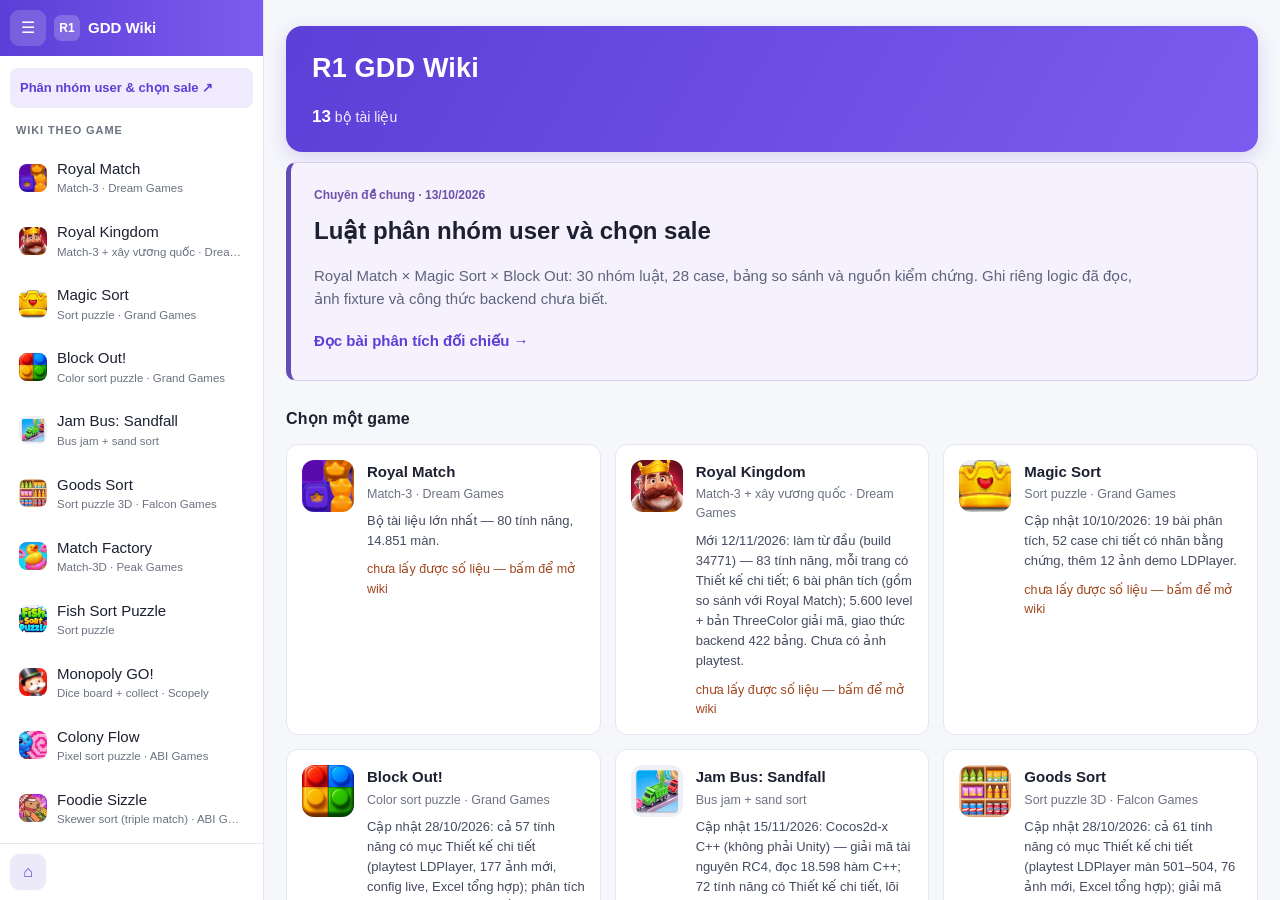
<file: index.html>
<!DOCTYPE html>
<html lang="vi">
<head>
<meta charset="utf-8">
<meta name="viewport" content="width=device-width, initial-scale=1">
<title>R1 GDD Wiki</title>
<link rel="stylesheet" href="assets/style.css">
<link rel="icon" href="assets/img/royalmatch.png">
</head>
<body>

<div class="layout" id="layout">

  <aside class="sidebar" id="sidebar">
    <div class="side-head">
      <button class="icon-btn" id="toggle" aria-label="Thu gọn menu" title="Thu gọn menu (Ctrl+B)">☰</button>
      <a class="brand" href="#" data-home title="Trang tổng quan">
        <span class="brand-mark">R1</span><span class="brand-t">GDD Wiki</span>
      </a>
    </div>

    <a class="cross-nav" href="analysis/user-segmentation-sale-rules.html" title="Luật phân nhóm user và chọn sale">Phân nhóm user &amp; chọn sale ↗</a>
    <div class="side-title">Wiki theo game</div>
    <nav id="nav"></nav>

    <div class="side-foot">
      <a class="icon-btn" href="#" data-home title="Trang tổng quan" aria-label="Trang tổng quan">⌂</a>
      <span class="acts" id="acts" hidden>
        <button class="icon-btn" id="reload" title="Tải lại trang đang xem">⟳</button>
        <a class="icon-btn" id="openNew" title="Mở trong tab mới" target="_blank" rel="noopener">↗</a>
      </span>
    </div>
  </aside>

  <main class="content">
    <!-- Trang tổng quan -->
    <section id="home" class="home">
      <div class="hero">
        <div>
          <h1>R1 GDD Wiki</h1>
          <div class="hero-stats" id="heroStats"><span class="muted">Đang lấy số liệu…</span></div>
        </div>
      </div>
      <section class="cross-report" id="cross-segmentation"><div class="eyebrow">Chuyên đề chung · 13/10/2026</div><h2>Luật phân nhóm user và chọn sale</h2><p>Royal Match × Magic Sort × Block Out: 30 nhóm luật, 28 case, bảng so sánh và nguồn kiểm chứng. Ghi riêng logic đã đọc, ảnh fixture và công thức backend chưa biết.</p><a href="analysis/user-segmentation-sale-rules.html">Đọc bài phân tích đối chiếu →</a></section>
      <h2 class="sec">Chọn một game</h2>
      <div class="cards" id="cards"></div>
      <p class="foot">Nội dung từng game nằm ở wiki riêng trên GitHub Pages; trang này nhúng trực tiếp
      nên không có bản sao nào bị cũ.</p>
    </section>

    <!-- Khung xem wiki con -->
    <section id="viewer" class="viewer" hidden>
      <div class="vstate" id="vstate" hidden></div>
      <iframe id="frame" title="Nội dung wiki" referrerpolicy="no-referrer-when-downgrade"></iframe>
    </section>
  </main>

</div>

<script src="assets/app.js"></script>
</body>
</html>
</file>
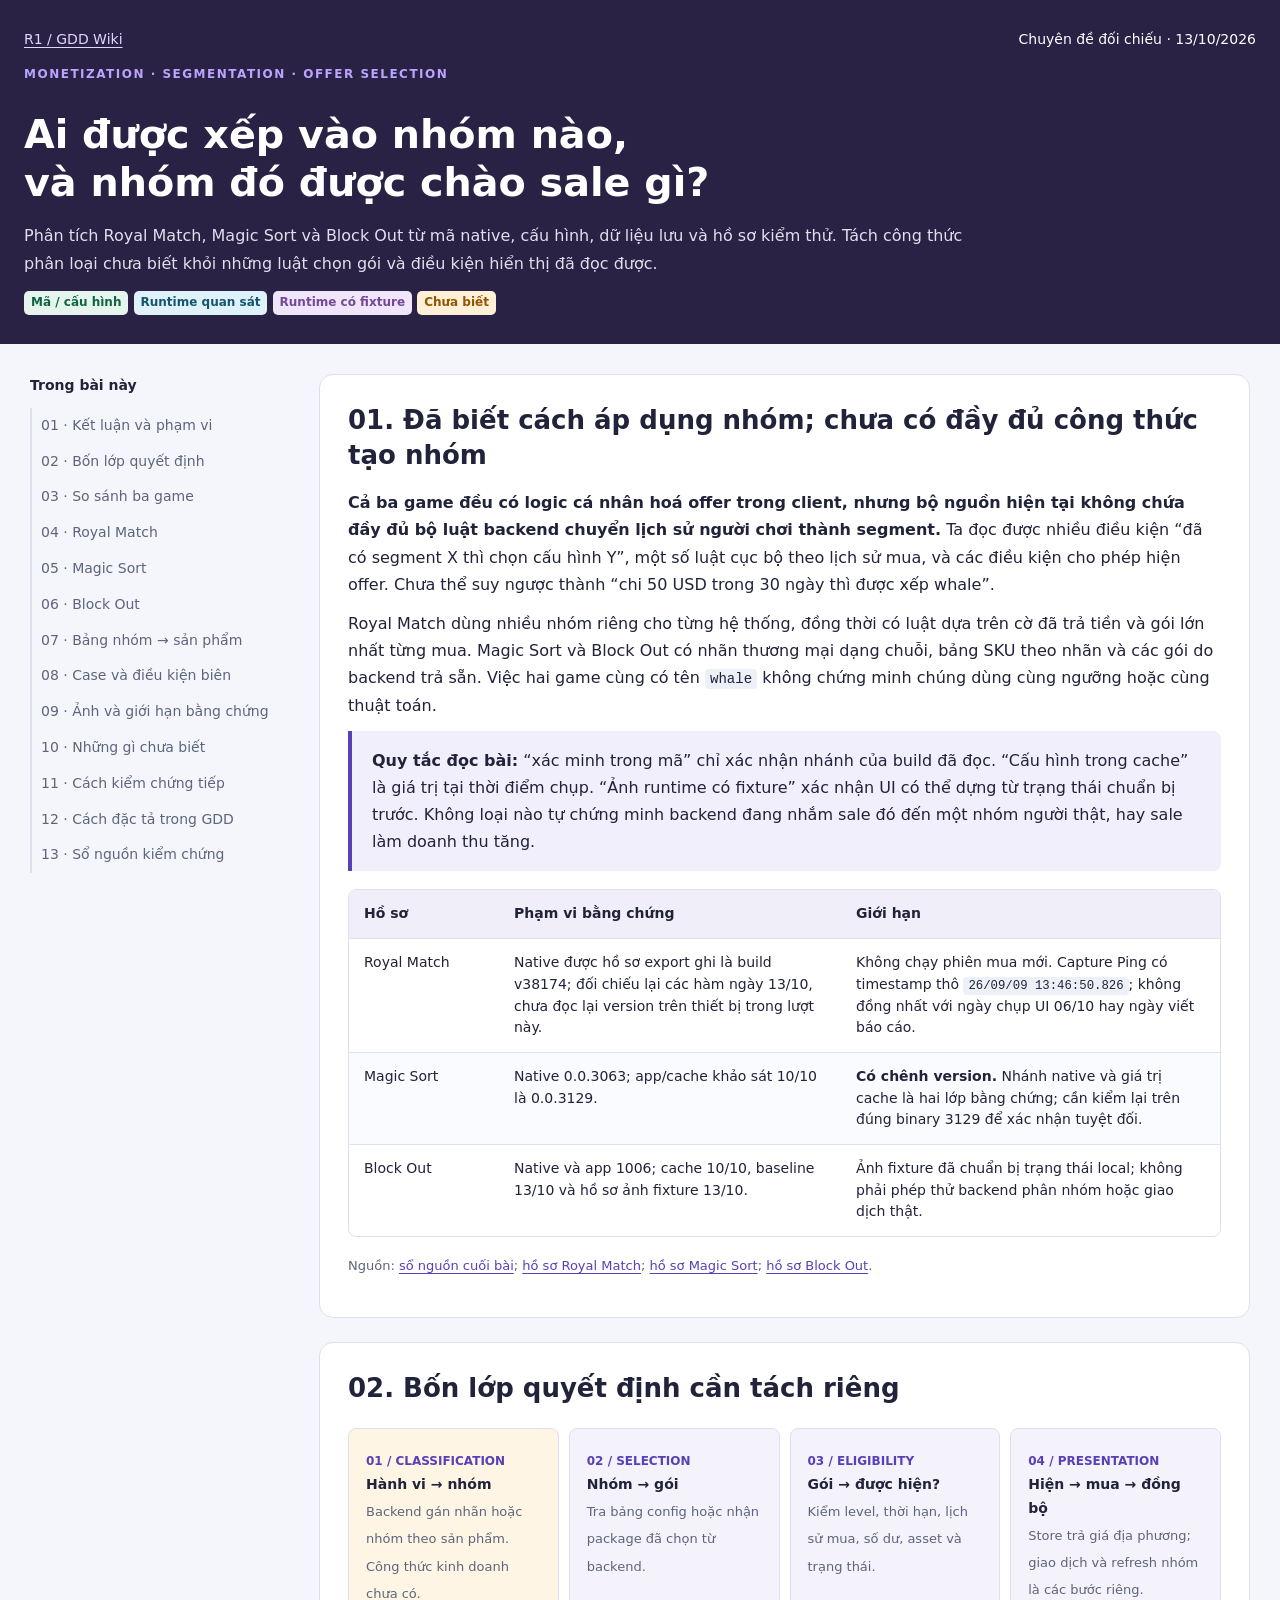
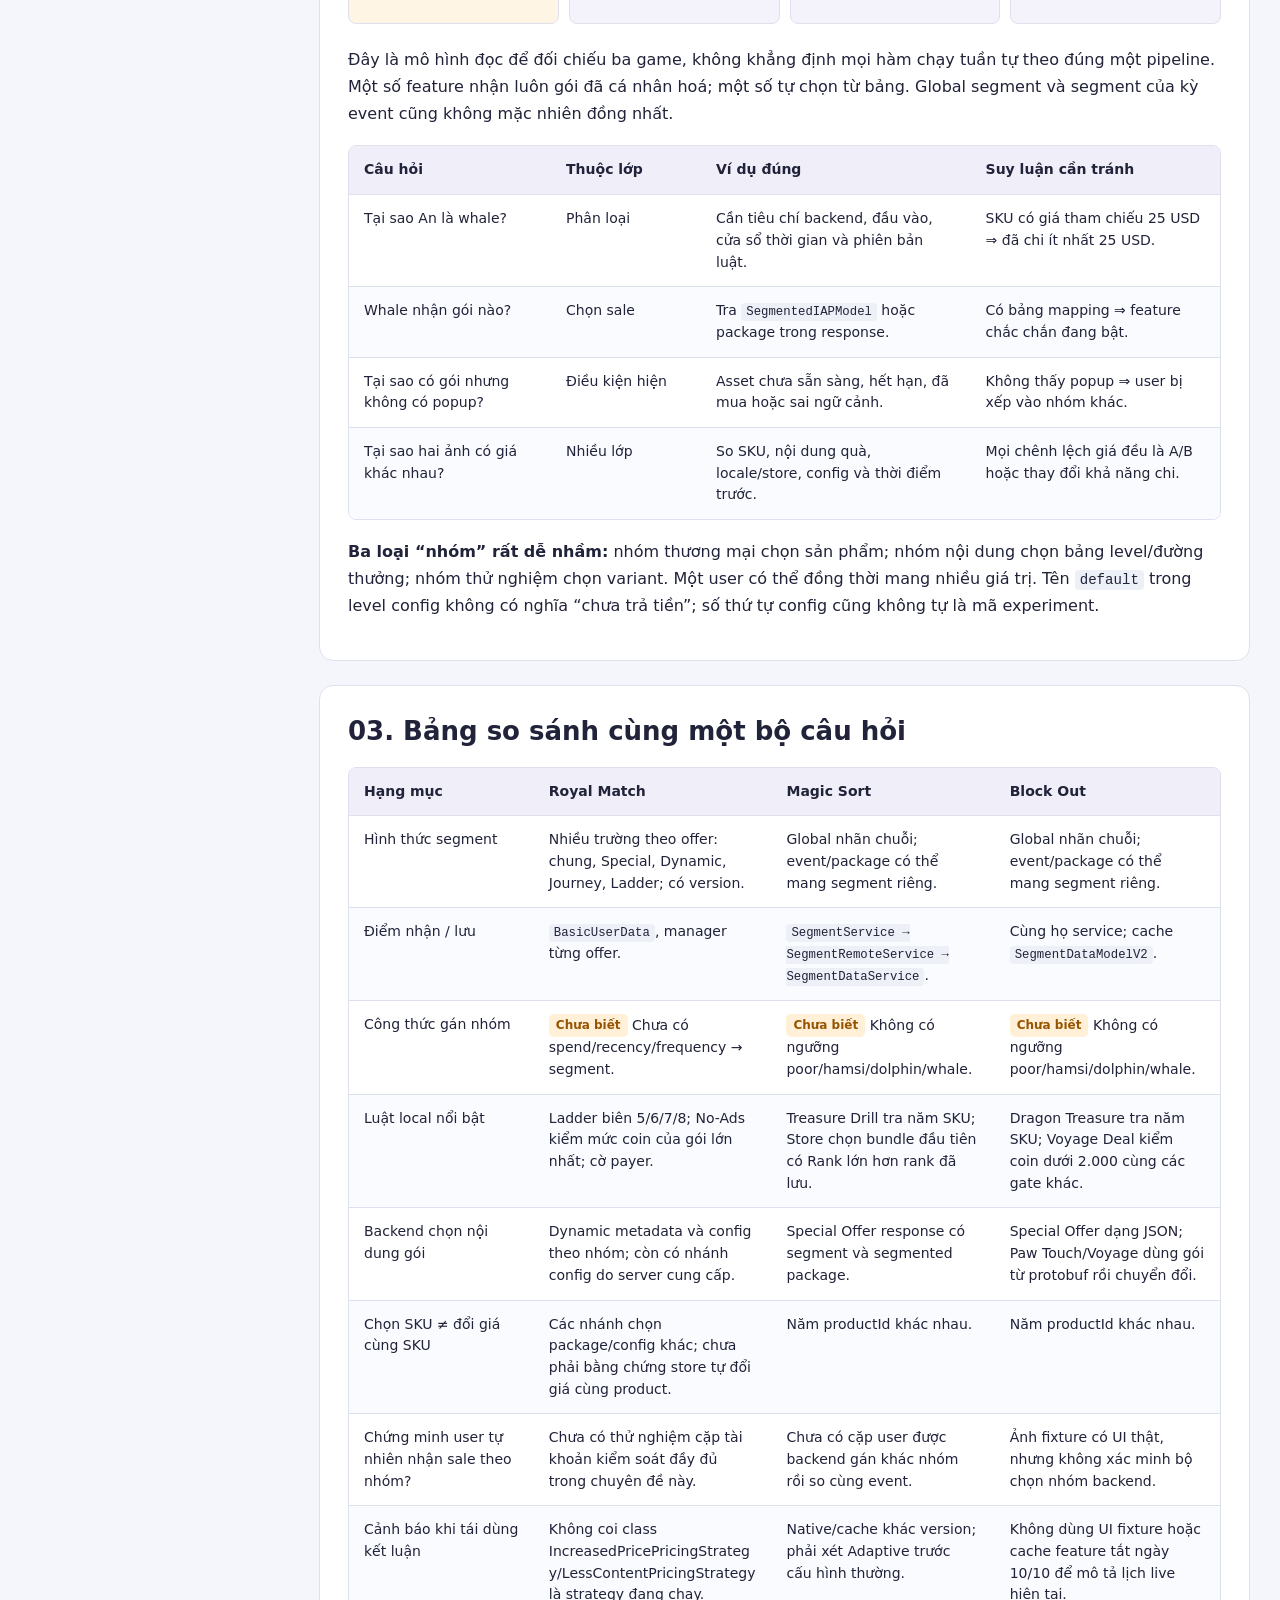
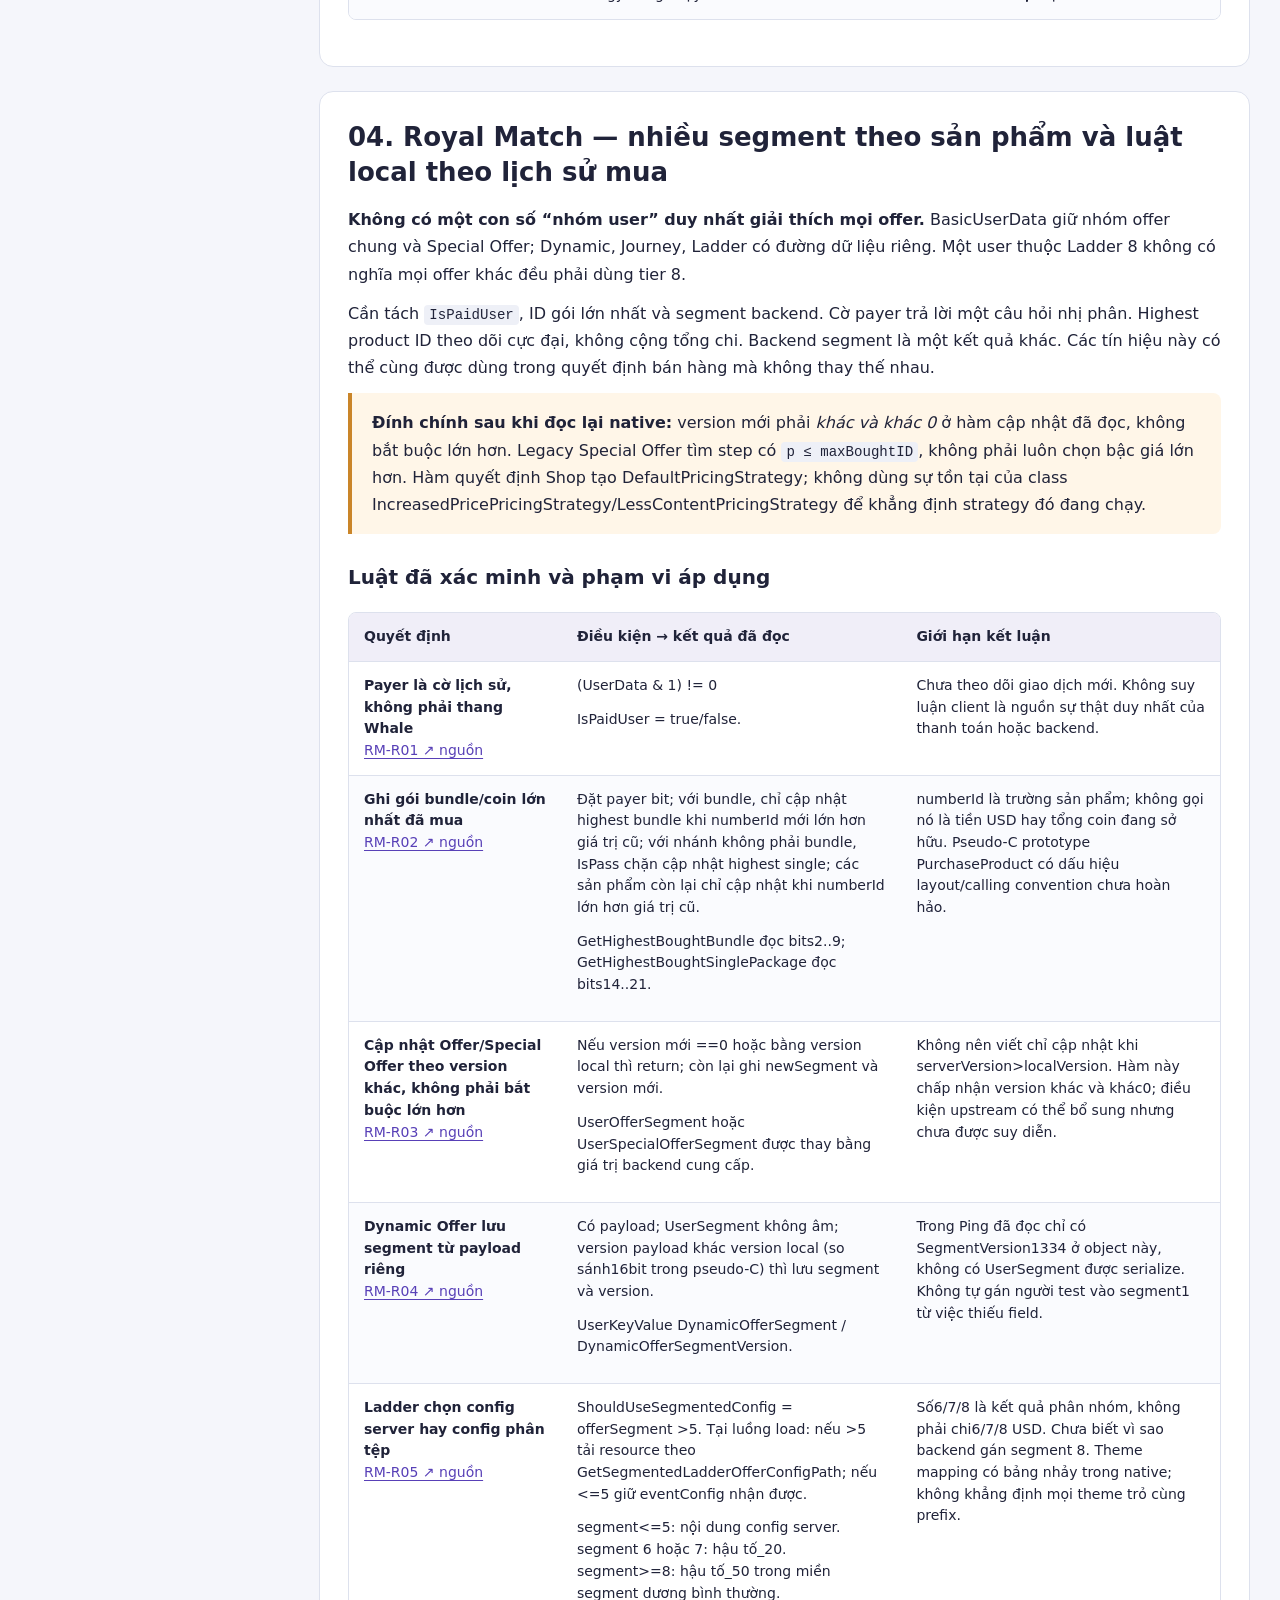
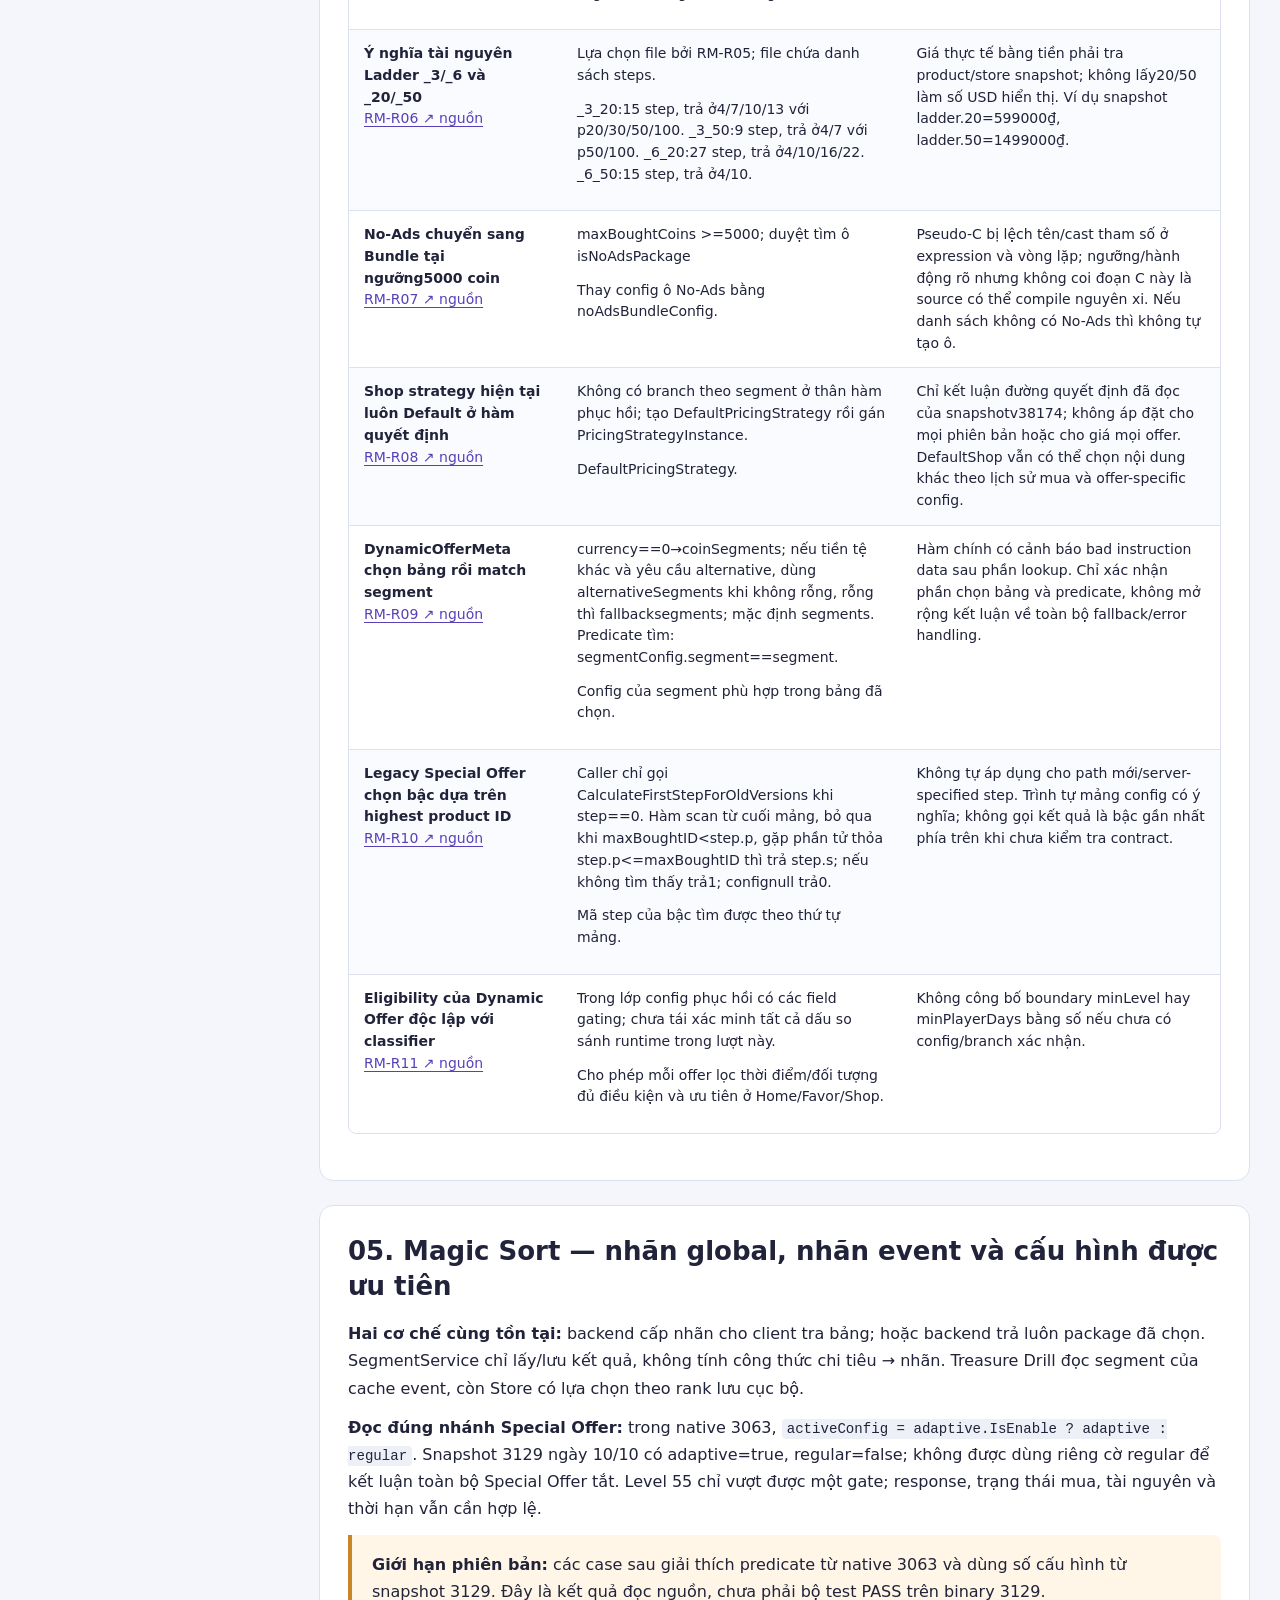
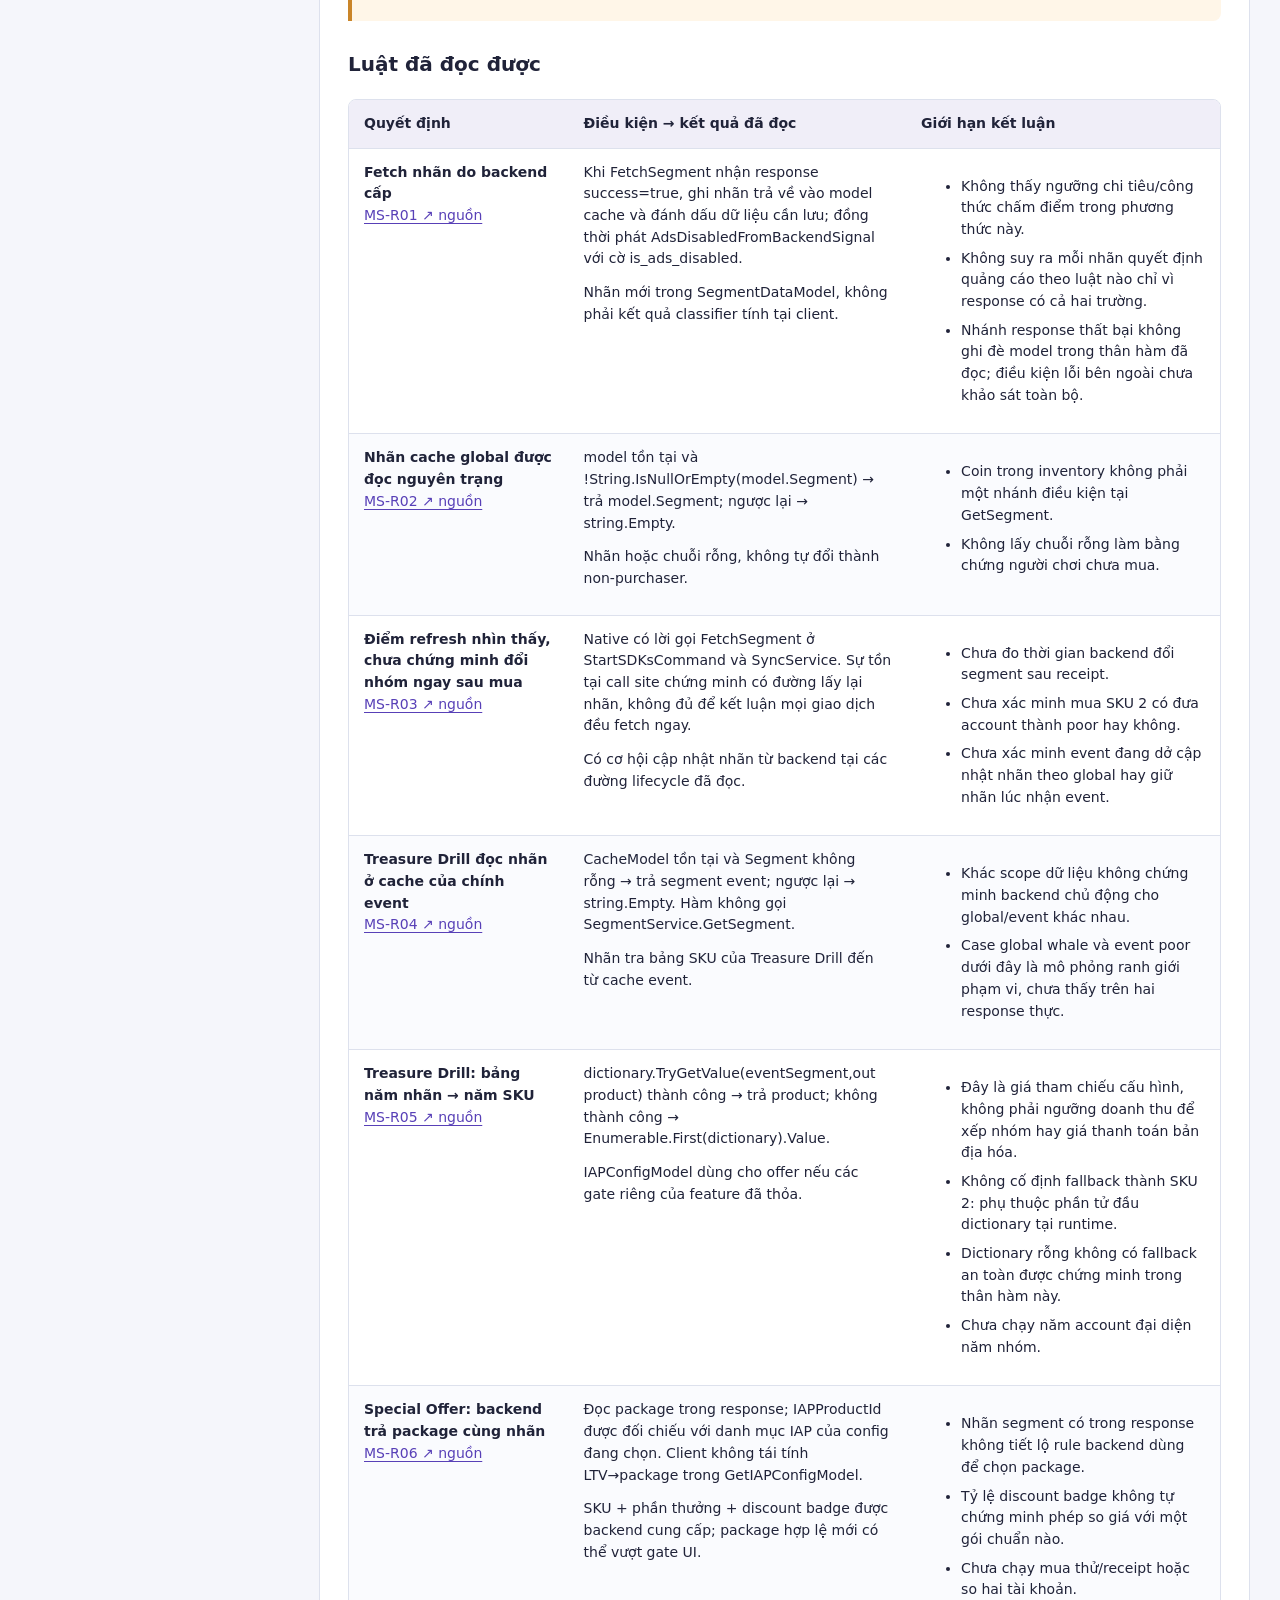
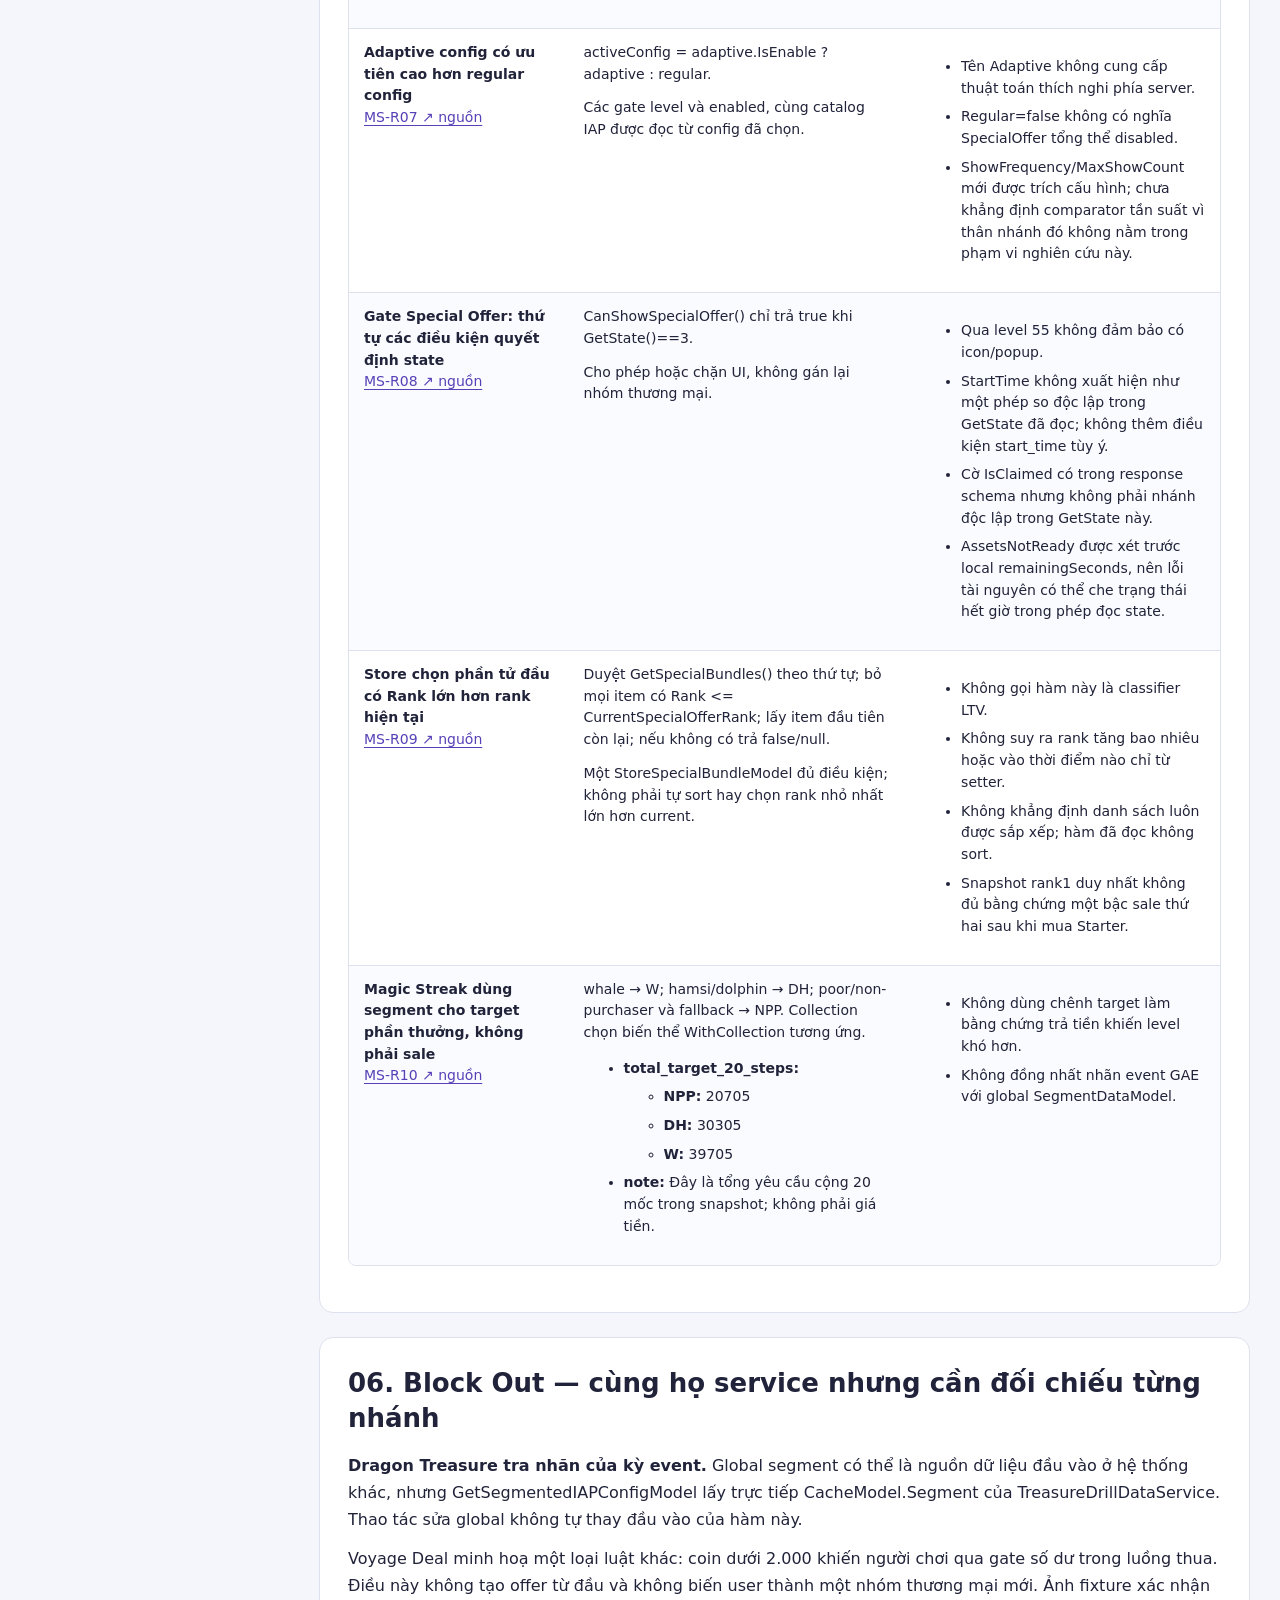
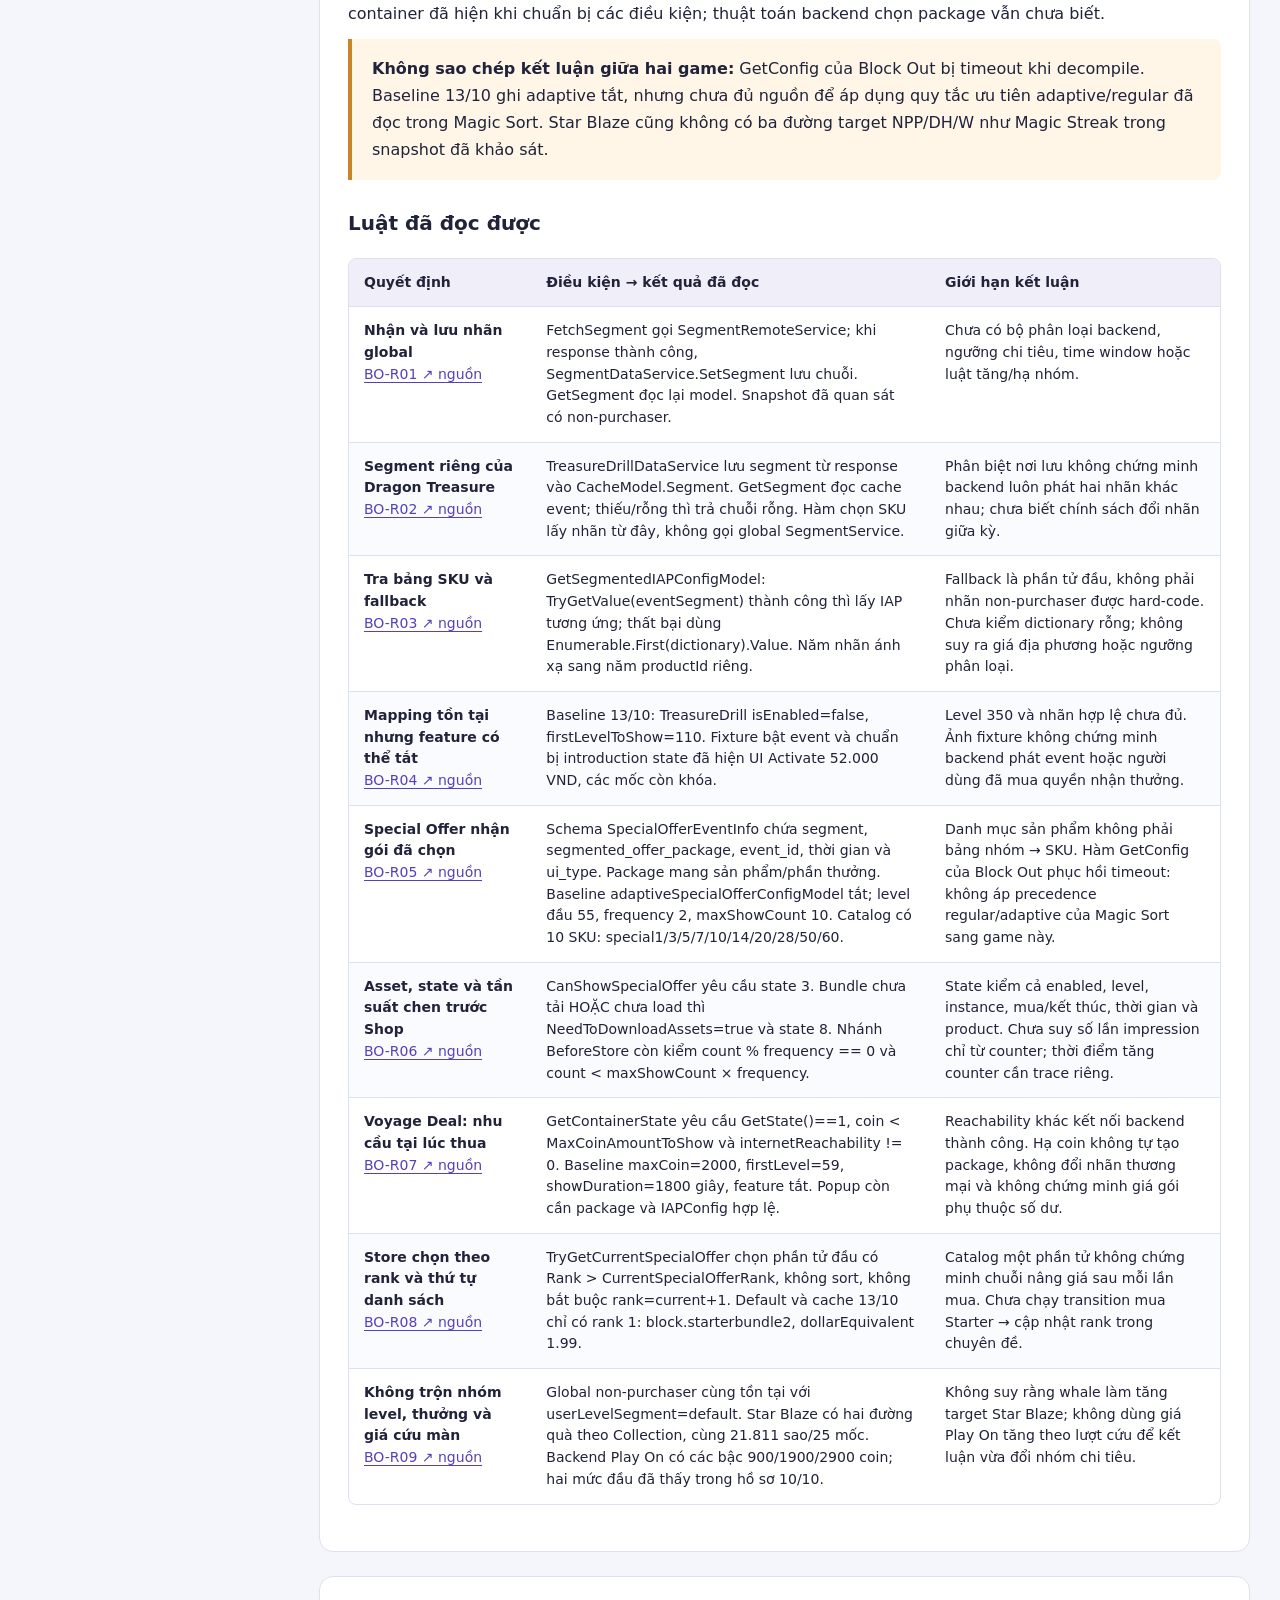
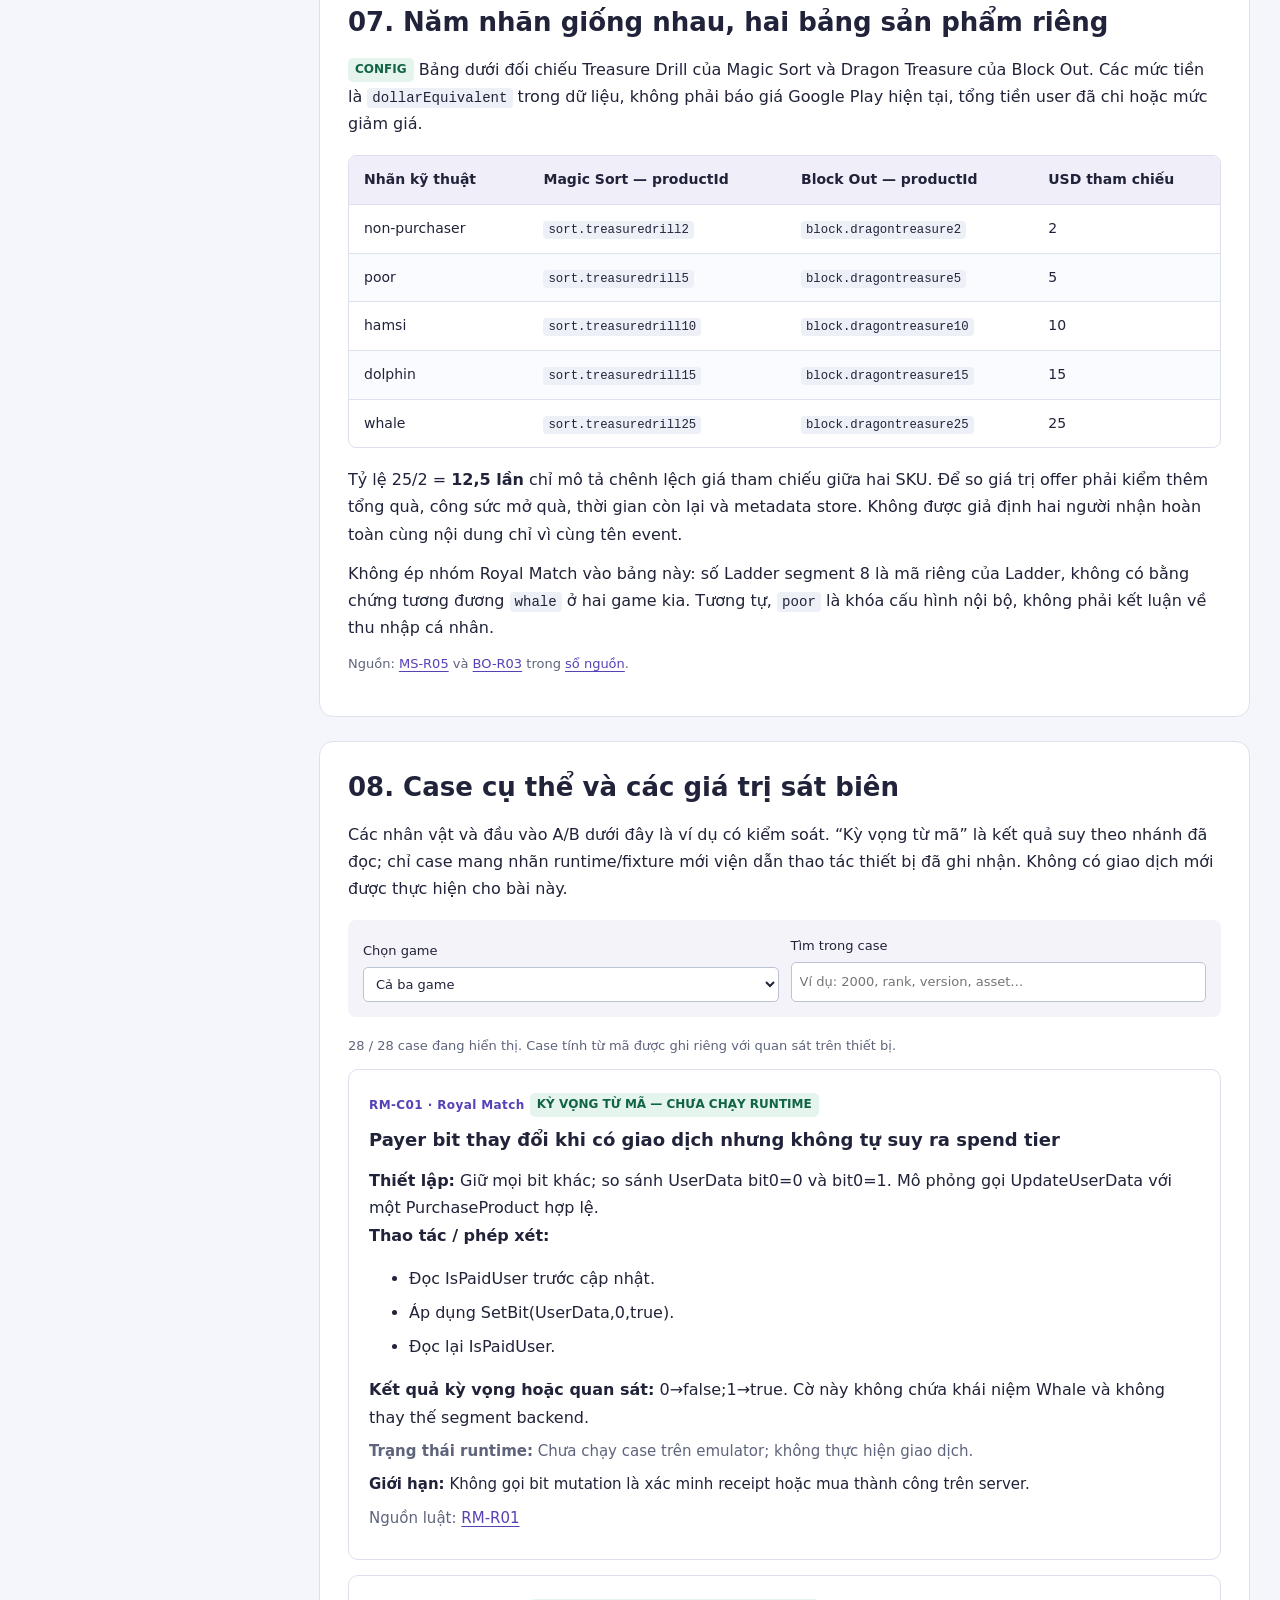
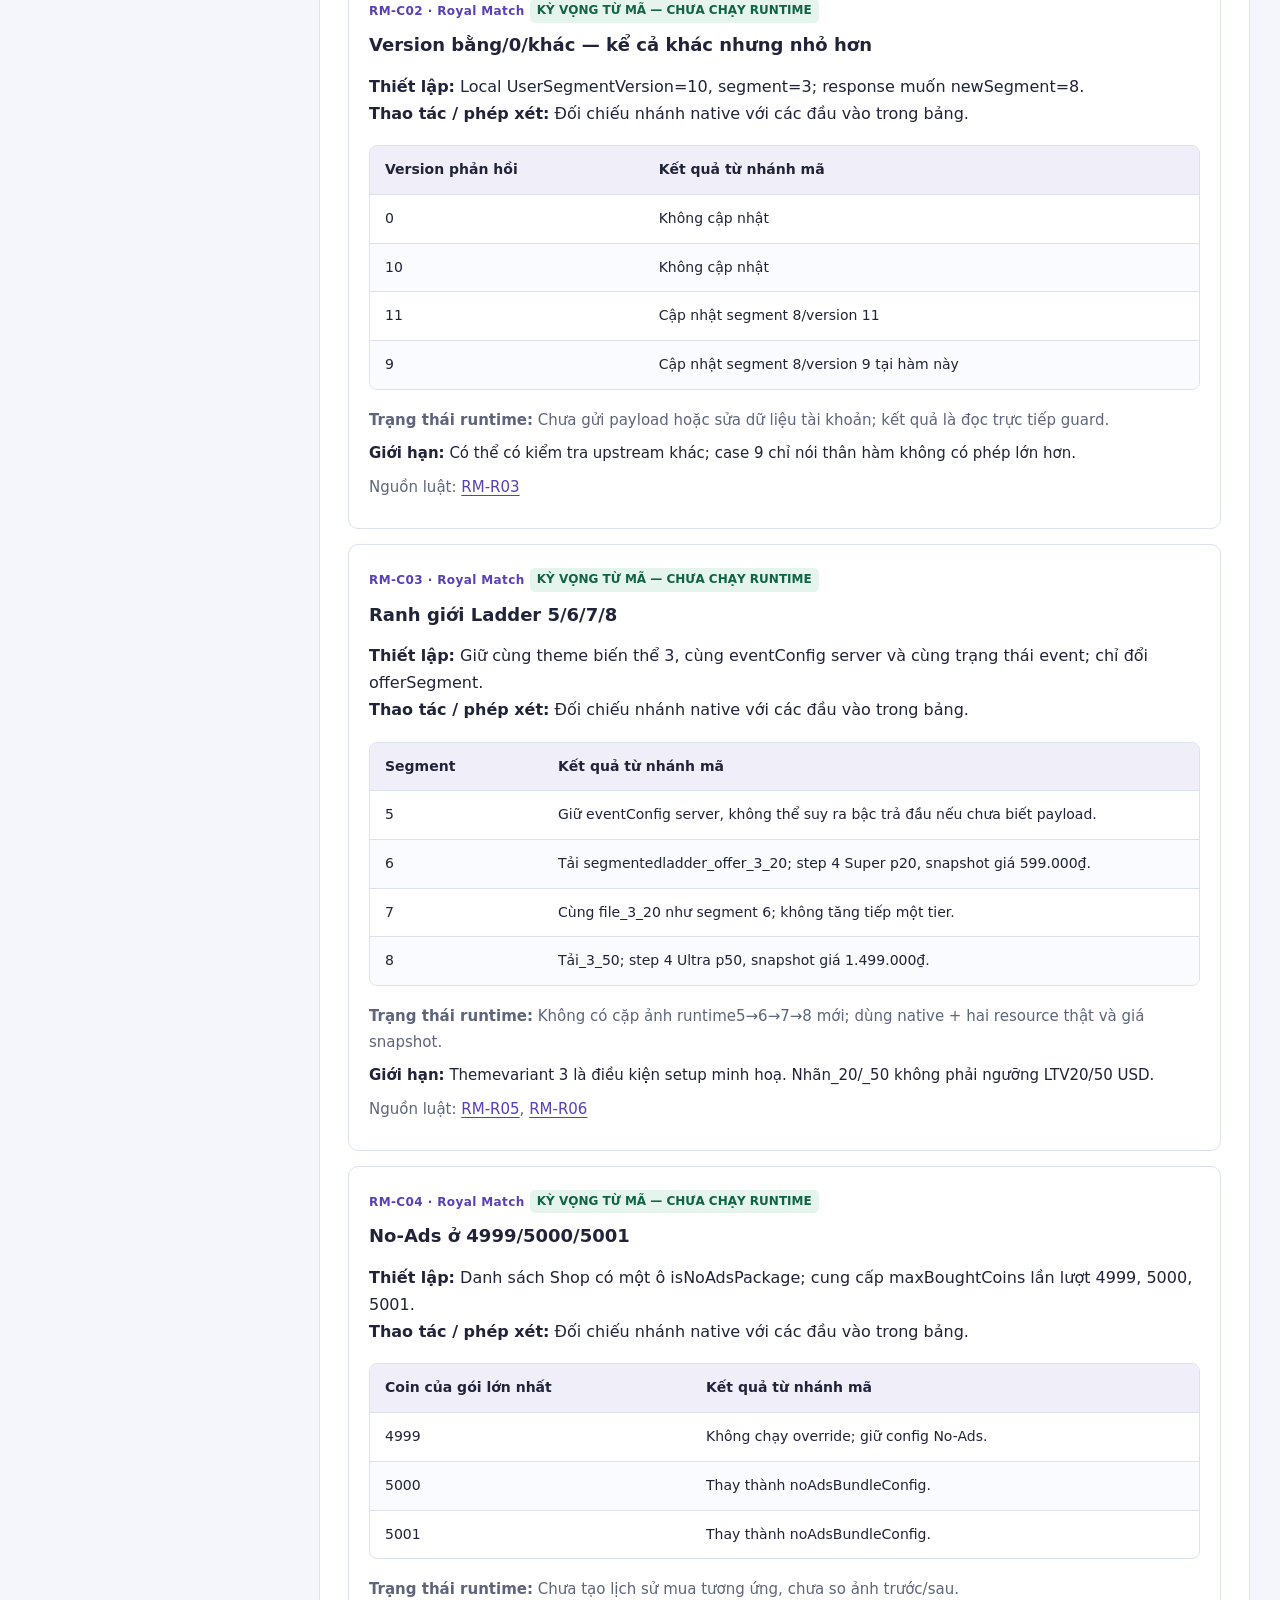
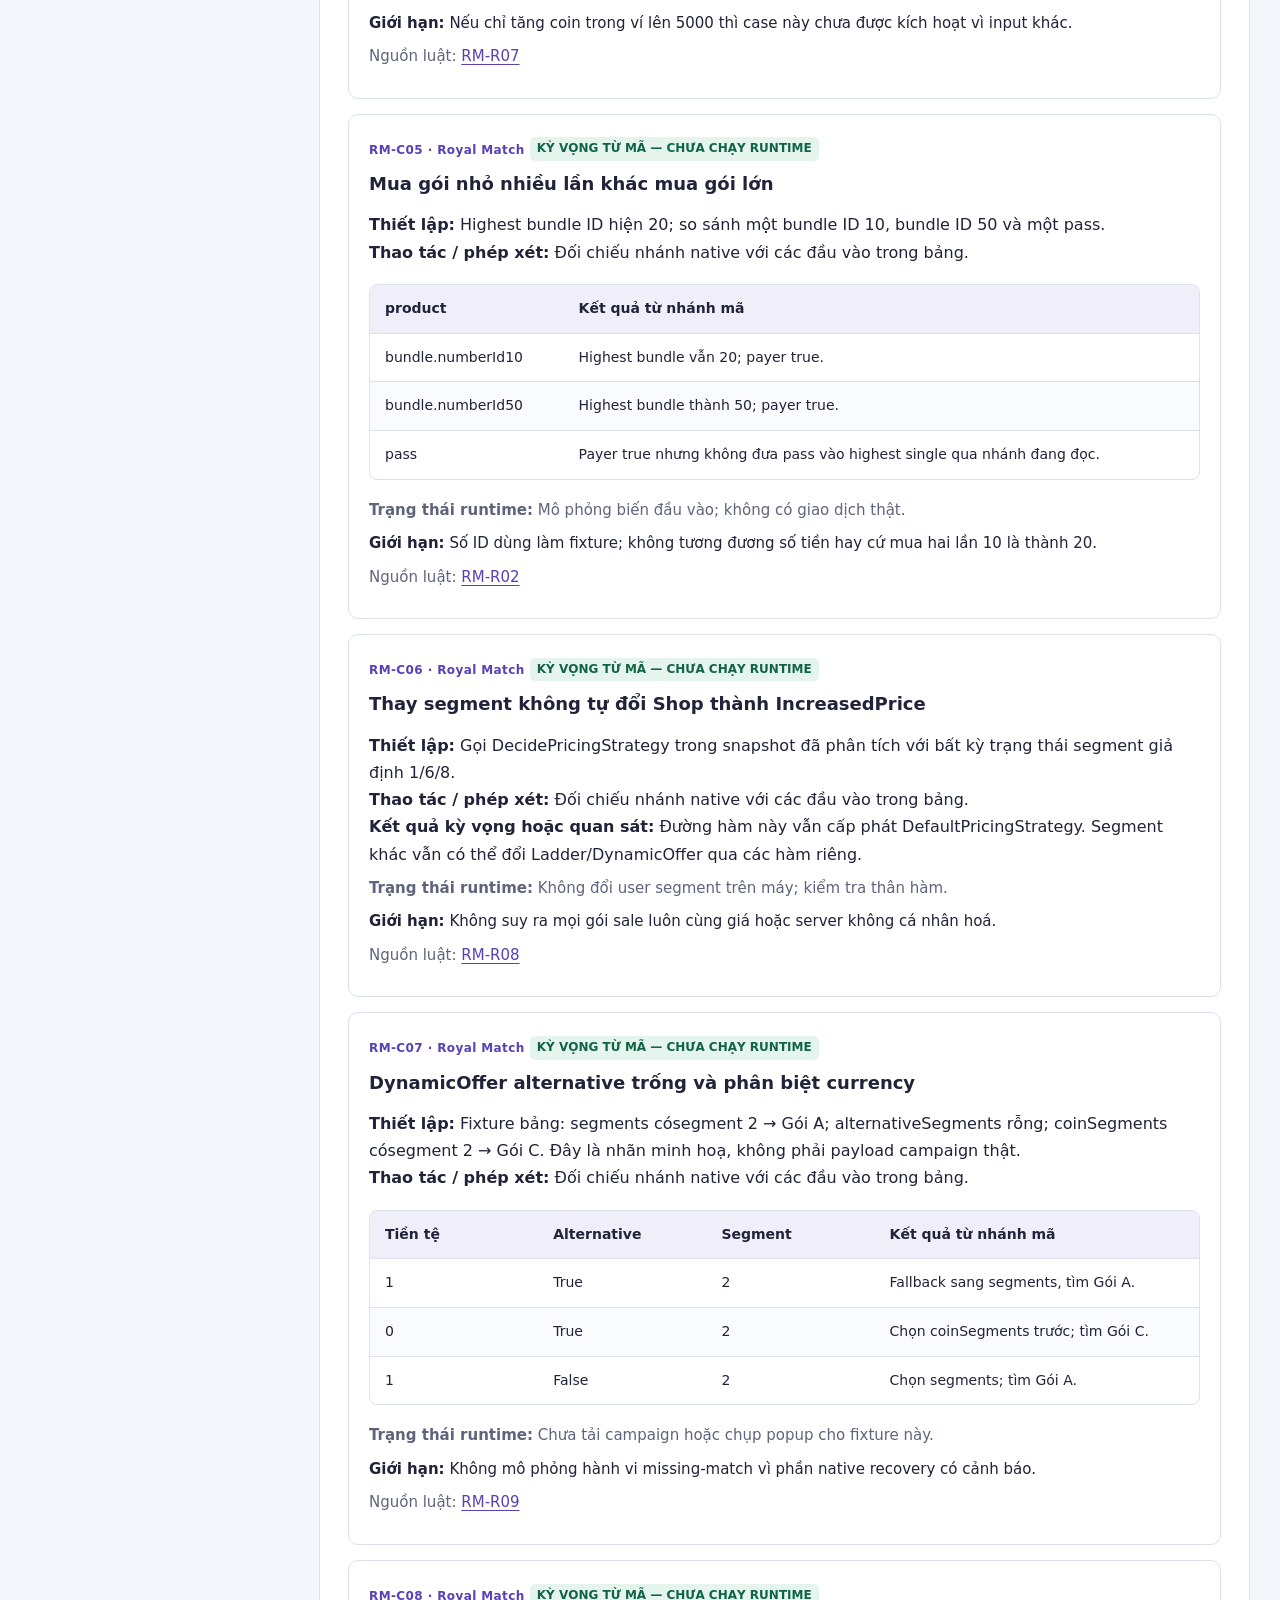
<file: analysis/user-segmentation-sale-rules.html>
<!doctype html>
<html lang="vi">
<head>
<meta charset="utf-8"><meta name="viewport" content="width=device-width, initial-scale=1">
<title>Luật phân nhóm user và chọn sale — Royal Match, Magic Sort, Block Out | R1 GDD</title>
<meta name="description" content="Đối chiếu luật phân nhóm người chơi và chọn offer của ba game: nguồn dữ liệu, điều kiện biên, case minh họa, ảnh runtime, bằng chứng và các công thức backend chưa biết.">
<link rel="stylesheet" href="../assets/segmentation-report.css">
<link rel="canonical" href="https://r1-gdd-wiki.pages.dev/analysis/user-segmentation-sale-rules.html">
</head>
<body>
<header><div class="brandline"><a href="../index.html">R1 / GDD Wiki</a><span>Chuyên đề đối chiếu · 13/10/2026</span></div><p class="eyebrow">Monetization · Segmentation · Offer Selection</p><h1>Ai được xếp vào nhóm nào,<br>và nhóm đó được chào sale gì?</h1><p>Phân tích Royal Match, Magic Sort và Block Out từ mã native, cấu hình, dữ liệu lưu và hồ sơ kiểm thử. Tách công thức phân loại chưa biết khỏi những luật chọn gói và điều kiện hiển thị đã đọc được.</p><div><span class="badge static">Mã / cấu hình</span> <span class="badge runtime">Runtime quan sát</span> <span class="badge fixture">Runtime có fixture</span> <span class="badge unknown">Chưa biết</span></div></header>
<div class="layout"><nav class="toc" aria-label="Mục lục chuyên đề"><strong>Trong bài này</strong><a href="#conclusion">01 · Kết luận và phạm vi</a><a href="#layers">02 · Bốn lớp quyết định</a><a href="#comparison">03 · So sánh ba game</a><a href="#royal">04 · Royal Match</a><a href="#magic">05 · Magic Sort</a><a href="#blockout">06 · Block Out</a><a href="#mapping">07 · Bảng nhóm → sản phẩm</a><a href="#cases">08 · Case và điều kiện biên</a><a href="#screens">09 · Ảnh và giới hạn bằng chứng</a><a href="#unknowns">10 · Những gì chưa biết</a><a href="#qa">11 · Cách kiểm chứng tiếp</a><a href="#design">12 · Cách đặc tả trong GDD</a><a href="#sources">13 · Sổ nguồn kiểm chứng</a></nav>
<main>
<section id="conclusion"><h2>01. Đã biết cách áp dụng nhóm; chưa có đầy đủ công thức tạo nhóm</h2>
<p><strong>Cả ba game đều có logic cá nhân hoá offer trong client, nhưng bộ nguồn hiện tại không chứa đầy đủ bộ luật backend chuyển lịch sử người chơi thành segment.</strong> Ta đọc được nhiều điều kiện “đã có segment X thì chọn cấu hình Y”, một số luật cục bộ theo lịch sử mua, và các điều kiện cho phép hiện offer. Chưa thể suy ngược thành “chi 50 USD trong 30 ngày thì được xếp whale”.</p>
<p>Royal Match dùng nhiều nhóm riêng cho từng hệ thống, đồng thời có luật dựa trên cờ đã trả tiền và gói lớn nhất từng mua. Magic Sort và Block Out có nhãn thương mại dạng chuỗi, bảng SKU theo nhãn và các gói do backend trả sẵn. Việc hai game cùng có tên <code>whale</code> không chứng minh chúng dùng cùng ngưỡng hoặc cùng thuật toán.</p>
<div class="note"><strong>Quy tắc đọc bài:</strong> “xác minh trong mã” chỉ xác nhận nhánh của build đã đọc. “Cấu hình trong cache” là giá trị tại thời điểm chụp. “Ảnh runtime có fixture” xác nhận UI có thể dựng từ trạng thái chuẩn bị trước. Không loại nào tự chứng minh backend đang nhắm sale đó đến một nhóm người thật, hay sale làm doanh thu tăng.</div>
<div class="table-wrap"><table><thead><tr><th>Hồ sơ</th><th>Phạm vi bằng chứng</th><th>Giới hạn</th></tr></thead><tbody>
<tr><td>Royal Match</td><td>Native được hồ sơ export ghi là build v38174; đối chiếu lại các hàm ngày 13/10, chưa đọc lại version trên thiết bị trong lượt này.</td><td>Không chạy phiên mua mới. Capture Ping có timestamp thô <code>26/09/09 13:46:50.826</code>; không đồng nhất với ngày chụp UI 06/10 hay ngày viết báo cáo.</td></tr>
<tr><td>Magic Sort</td><td>Native 0.0.3063; app/cache khảo sát 10/10 là 0.0.3129.</td><td><strong>Có chênh version.</strong> Nhánh native và giá trị cache là hai lớp bằng chứng; cần kiểm lại trên đúng binary 3129 để xác nhận tuyệt đối.</td></tr>
<tr><td>Block Out</td><td>Native và app 1006; cache 10/10, baseline 13/10 và hồ sơ ảnh fixture 13/10.</td><td>Ảnh fixture đã chuẩn bị trạng thái local; không phải phép thử backend phân nhóm hoặc giao dịch thật.</td></tr>
</tbody></table></div>
<p class="source">Nguồn: <a href="#sources">sổ nguồn cuối bài</a>; <a href="https://haodhh-r1abi.github.io/RoyalMatchWiki/analysis/sale-personalized-offers.html">hồ sơ Royal Match</a>; <a href="../magicsort/analysis/07-user-segmentation.html">hồ sơ Magic Sort</a>; <a href="../blockout/analysis/07-user-segmentation.html">hồ sơ Block Out</a>.</p></section>

<section id="layers"><h2>02. Bốn lớp quyết định cần tách riêng</h2>
<div class="flow"><div class="missing"><i>01 / CLASSIFICATION</i><b>Hành vi → nhóm</b><span>Backend gán nhãn hoặc nhóm theo sản phẩm. Công thức kinh doanh chưa có.</span></div><div><i>02 / SELECTION</i><b>Nhóm → gói</b><span>Tra bảng config hoặc nhận package đã chọn từ backend.</span></div><div><i>03 / ELIGIBILITY</i><b>Gói → được hiện?</b><span>Kiểm level, thời hạn, lịch sử mua, số dư, asset và trạng thái.</span></div><div><i>04 / PRESENTATION</i><b>Hiện → mua → đồng bộ</b><span>Store trả giá địa phương; giao dịch và refresh nhóm là các bước riêng.</span></div></div>
<p>Đây là mô hình đọc để đối chiếu ba game, không khẳng định mọi hàm chạy tuần tự theo đúng một pipeline. Một số feature nhận luôn gói đã cá nhân hoá; một số tự chọn từ bảng. Global segment và segment của kỳ event cũng không mặc nhiên đồng nhất.</p>
<div class="table-wrap"><table><thead><tr><th>Câu hỏi</th><th>Thuộc lớp</th><th>Ví dụ đúng</th><th>Suy luận cần tránh</th></tr></thead><tbody>
<tr><td>Tại sao An là whale?</td><td>Phân loại</td><td>Cần tiêu chí backend, đầu vào, cửa sổ thời gian và phiên bản luật.</td><td>SKU có giá tham chiếu 25 USD ⇒ đã chi ít nhất 25 USD.</td></tr>
<tr><td>Whale nhận gói nào?</td><td>Chọn sale</td><td>Tra <code>SegmentedIAPModel</code> hoặc package trong response.</td><td>Có bảng mapping ⇒ feature chắc chắn đang bật.</td></tr>
<tr><td>Tại sao có gói nhưng không có popup?</td><td>Điều kiện hiện</td><td>Asset chưa sẵn sàng, hết hạn, đã mua hoặc sai ngữ cảnh.</td><td>Không thấy popup ⇒ user bị xếp vào nhóm khác.</td></tr>
<tr><td>Tại sao hai ảnh có giá khác nhau?</td><td>Nhiều lớp</td><td>So SKU, nội dung quà, locale/store, config và thời điểm trước.</td><td>Mọi chênh lệch giá đều là A/B hoặc thay đổi khả năng chi.</td></tr>
</tbody></table></div>
<p><strong>Ba loại “nhóm” rất dễ nhầm:</strong> nhóm thương mại chọn sản phẩm; nhóm nội dung chọn bảng level/đường thưởng; nhóm thử nghiệm chọn variant. Một user có thể đồng thời mang nhiều giá trị. Tên <code>default</code> trong level config không có nghĩa “chưa trả tiền”; số thứ tự config cũng không tự là mã experiment.</p></section>

<section id="comparison"><h2>03. Bảng so sánh cùng một bộ câu hỏi</h2>
<div class="table-wrap"><table><thead><tr><th>Hạng mục</th><th>Royal Match</th><th>Magic Sort</th><th>Block Out</th></tr></thead><tbody>
<tr><td>Hình thức segment</td><td>Nhiều trường theo offer: chung, Special, Dynamic, Journey, Ladder; có version.</td><td>Global nhãn chuỗi; event/package có thể mang segment riêng.</td><td>Global nhãn chuỗi; event/package có thể mang segment riêng.</td></tr>
<tr><td>Điểm nhận / lưu</td><td><code>BasicUserData</code>, manager từng offer.</td><td><code>SegmentService → SegmentRemoteService → SegmentDataService</code>.</td><td>Cùng họ service; cache <code>SegmentDataModelV2</code>.</td></tr>
<tr><td>Công thức gán nhóm</td><td><span class="badge unknown">Chưa biết</span> Chưa có spend/recency/frequency → segment.</td><td><span class="badge unknown">Chưa biết</span> Không có ngưỡng poor/hamsi/dolphin/whale.</td><td><span class="badge unknown">Chưa biết</span> Không có ngưỡng poor/hamsi/dolphin/whale.</td></tr>
<tr><td>Luật local nổi bật</td><td>Ladder biên 5/6/7/8; No-Ads kiểm mức coin của gói lớn nhất; cờ payer.</td><td>Treasure Drill tra năm SKU; Store chọn bundle đầu tiên có Rank lớn hơn rank đã lưu.</td><td>Dragon Treasure tra năm SKU; Voyage Deal kiểm coin dưới 2.000 cùng các gate khác.</td></tr>
<tr><td>Backend chọn nội dung gói</td><td>Dynamic metadata và config theo nhóm; còn có nhánh config do server cung cấp.</td><td>Special Offer response có segment và segmented package.</td><td>Special Offer dạng JSON; Paw Touch/Voyage dùng gói từ protobuf rồi chuyển đổi.</td></tr>
<tr><td>Chọn SKU ≠ đổi giá cùng SKU</td><td>Các nhánh chọn package/config khác; chưa phải bằng chứng store tự đổi giá cùng product.</td><td>Năm productId khác nhau.</td><td>Năm productId khác nhau.</td></tr>
<tr><td>Chứng minh user tự nhiên nhận sale theo nhóm?</td><td>Chưa có thử nghiệm cặp tài khoản kiểm soát đầy đủ trong chuyên đề này.</td><td>Chưa có cặp user được backend gán khác nhóm rồi so cùng event.</td><td>Ảnh fixture có UI thật, nhưng không xác minh bộ chọn nhóm backend.</td></tr>
<tr><td>Cảnh báo khi tái dùng kết luận</td><td>Không coi class IncreasedPricePricingStrategy/LessContentPricingStrategy là strategy đang chạy.</td><td>Native/cache khác version; phải xét Adaptive trước cấu hình thường.</td><td>Không dùng UI fixture hoặc cache feature tắt ngày 10/10 để mô tả lịch live hiện tại.</td></tr>
</tbody></table></div></section>

<section id="royal"><h2>04. Royal Match — nhiều segment theo sản phẩm và luật local theo lịch sử mua</h2><p><strong>Không có một con số “nhóm user” duy nhất giải thích mọi offer.</strong> BasicUserData giữ nhóm offer chung và Special Offer; Dynamic, Journey, Ladder có đường dữ liệu riêng. Một user thuộc Ladder 8 không có nghĩa mọi offer khác đều phải dùng tier 8.</p><p>Cần tách <code>IsPaidUser</code>, ID gói lớn nhất và segment backend. Cờ payer trả lời một câu hỏi nhị phân. Highest product ID theo dõi cực đại, không cộng tổng chi. Backend segment là một kết quả khác. Các tín hiệu này có thể cùng được dùng trong quyết định bán hàng mà không thay thế nhau.</p><div class="note warning"><b>Đính chính sau khi đọc lại native:</b> version mới phải <em>khác và khác 0</em> ở hàm cập nhật đã đọc, không bắt buộc lớn hơn. Legacy Special Offer tìm step có <code>p ≤ maxBoughtID</code>, không phải luôn chọn bậc giá lớn hơn. Hàm quyết định Shop tạo DefaultPricingStrategy; không dùng sự tồn tại của class IncreasedPricePricingStrategy/LessContentPricingStrategy để khẳng định strategy đó đang chạy.</div><h3>Luật đã xác minh và phạm vi áp dụng</h3><div class="table-wrap"><table><thead><tr><th>Quyết định</th><th>Điều kiện → kết quả đã đọc</th><th>Giới hạn kết luận</th></tr></thead><tbody><tr><td><b>Payer là cờ lịch sử, không phải thang Whale</b><br><a href="#source-RM-R01">RM-R01 ↗ nguồn</a></td><td>(UserData &amp; 1) != 0<p>IsPaidUser = true/false.</p></td><td>Chưa theo dõi giao dịch mới. Không suy luận client là nguồn sự thật duy nhất của thanh toán hoặc backend.</td></tr><tr><td><b>Ghi gói bundle/coin lớn nhất đã mua</b><br><a href="#source-RM-R02">RM-R02 ↗ nguồn</a></td><td>Đặt payer bit; với bundle, chỉ cập nhật highest bundle khi numberId mới lớn hơn giá trị cũ; với nhánh không phải bundle, IsPass chặn cập nhật highest single; các sản phẩm còn lại chỉ cập nhật khi numberId lớn hơn giá trị cũ.<p>GetHighestBoughtBundle đọc bits2..9; GetHighestBoughtSinglePackage đọc bits14..21.</p></td><td>numberId là trường sản phẩm; không gọi nó là tiền USD hay tổng coin đang sở hữu. Pseudo-C prototype PurchaseProduct có dấu hiệu layout/calling convention chưa hoàn hảo.</td></tr><tr><td><b>Cập nhật Offer/Special Offer theo version khác, không phải bắt buộc lớn hơn</b><br><a href="#source-RM-R03">RM-R03 ↗ nguồn</a></td><td>Nếu version mới ==0 hoặc bằng version local thì return; còn lại ghi newSegment và version mới.<p>UserOfferSegment hoặc UserSpecialOfferSegment được thay bằng giá trị backend cung cấp.</p></td><td>Không nên viết chỉ cập nhật khi serverVersion&gt;localVersion. Hàm này chấp nhận version khác và khác0; điều kiện upstream có thể bổ sung nhưng chưa được suy diễn.</td></tr><tr><td><b>Dynamic Offer lưu segment từ payload riêng</b><br><a href="#source-RM-R04">RM-R04 ↗ nguồn</a></td><td>Có payload; UserSegment không âm; version payload khác version local (so sánh16bit trong pseudo-C) thì lưu segment và version.<p>UserKeyValue DynamicOfferSegment / DynamicOfferSegmentVersion.</p></td><td>Trong Ping đã đọc chỉ có SegmentVersion1334 ở object này, không có UserSegment được serialize. Không tự gán người test vào segment1 từ việc thiếu field.</td></tr><tr><td><b>Ladder chọn config server hay config phân tệp</b><br><a href="#source-RM-R05">RM-R05 ↗ nguồn</a></td><td>ShouldUseSegmentedConfig = offerSegment &gt;5. Tại luồng load: nếu &gt;5 tải resource theo GetSegmentedLadderOfferConfigPath; nếu &lt;=5 giữ eventConfig nhận được.<p>segment&lt;=5: nội dung config server. segment 6 hoặc 7: hậu tố_20. segment&gt;=8: hậu tố_50 trong miền segment dương bình thường.</p></td><td>Số6/7/8 là kết quả phân nhóm, không phải chi6/7/8 USD. Chưa biết vì sao backend gán segment 8. Theme mapping có bảng nhảy trong native; không khẳng định mọi theme trỏ cùng prefix.</td></tr><tr><td><b>Ý nghĩa tài nguyên Ladder _3/_6 và _20/_50</b><br><a href="#source-RM-R06">RM-R06 ↗ nguồn</a></td><td>Lựa chọn file bởi RM-R05; file chứa danh sách steps.<p>_3_20:15 step, trả ở4/7/10/13 với p20/30/50/100. _3_50:9 step, trả ở4/7 với p50/100. _6_20:27 step, trả ở4/10/16/22. _6_50:15 step, trả ở4/10.</p></td><td>Giá thực tế bằng tiền phải tra product/store snapshot; không lấy20/50 làm số USD hiển thị. Ví dụ snapshot ladder.20=599000₫, ladder.50=1499000₫.</td></tr><tr><td><b>No-Ads chuyển sang Bundle tại ngưỡng5000 coin</b><br><a href="#source-RM-R07">RM-R07 ↗ nguồn</a></td><td>maxBoughtCoins &gt;=5000; duyệt tìm ô isNoAdsPackage<p>Thay config ô No-Ads bằng noAdsBundleConfig.</p></td><td>Pseudo-C bị lệch tên/cast tham số ở expression và vòng lặp; ngưỡng/hành động rõ nhưng không coi đoạn C này là source có thể compile nguyên xi. Nếu danh sách không có No-Ads thì không tự tạo ô.</td></tr><tr><td><b>Shop strategy hiện tại luôn Default ở hàm quyết định</b><br><a href="#source-RM-R08">RM-R08 ↗ nguồn</a></td><td>Không có branch theo segment ở thân hàm phục hồi; tạo DefaultPricingStrategy rồi gán PricingStrategyInstance.<p>DefaultPricingStrategy.</p></td><td>Chỉ kết luận đường quyết định đã đọc của snapshotv38174; không áp đặt cho mọi phiên bản hoặc cho giá mọi offer. DefaultShop vẫn có thể chọn nội dung khác theo lịch sử mua và offer-specific config.</td></tr><tr><td><b>DynamicOfferMeta chọn bảng rồi match segment</b><br><a href="#source-RM-R09">RM-R09 ↗ nguồn</a></td><td>currency==0→coinSegments; nếu tiền tệ khác và yêu cầu alternative, dùng alternativeSegments khi không rỗng, rỗng thì fallbacksegments; mặc định segments. Predicate tìm: segmentConfig.segment==segment.<p>Config của segment phù hợp trong bảng đã chọn.</p></td><td>Hàm chính có cảnh báo bad instruction data sau phần lookup. Chỉ xác nhận phần chọn bảng và predicate, không mở rộng kết luận về toàn bộ fallback/error handling.</td></tr><tr><td><b>Legacy Special Offer chọn bậc dựa trên highest product ID</b><br><a href="#source-RM-R10">RM-R10 ↗ nguồn</a></td><td>Caller chỉ gọi CalculateFirstStepForOldVersions khi step==0. Hàm scan từ cuối mảng, bỏ qua khi maxBoughtID&lt;step.p, gặp phần tử thỏa step.p&lt;=maxBoughtID thì trả step.s; nếu không tìm thấy trả1; confignull trả0.<p>Mã step của bậc tìm được theo thứ tự mảng.</p></td><td>Không tự áp dụng cho path mới/server-specified step. Trình tự mảng config có ý nghĩa; không gọi kết quả là bậc gần nhất phía trên khi chưa kiểm tra contract.</td></tr><tr><td><b>Eligibility của Dynamic Offer độc lập với classifier</b><br><a href="#source-RM-R11">RM-R11 ↗ nguồn</a></td><td>Trong lớp config phục hồi có các field gating; chưa tái xác minh tất cả dấu so sánh runtime trong lượt này.<p>Cho phép mỗi offer lọc thời điểm/đối tượng đủ điều kiện và ưu tiên ở Home/Favor/Shop.</p></td><td>Không công bố boundary minLevel hay minPlayerDays bằng số nếu chưa có config/branch xác nhận.</td></tr></tbody></table></div></section><section id="magic"><h2>05. Magic Sort — nhãn global, nhãn event và cấu hình được ưu tiên</h2><p><strong>Hai cơ chế cùng tồn tại:</strong> backend cấp nhãn cho client tra bảng; hoặc backend trả luôn package đã chọn. SegmentService chỉ lấy/lưu kết quả, không tính công thức chi tiêu → nhãn. Treasure Drill đọc segment của cache event, còn Store có lựa chọn theo rank lưu cục bộ.</p><p><b>Đọc đúng nhánh Special Offer:</b> trong native 3063, <code>activeConfig = adaptive.IsEnable ? adaptive : regular</code>. Snapshot 3129 ngày 10/10 có adaptive=true, regular=false; không được dùng riêng cờ regular để kết luận toàn bộ Special Offer tắt. Level 55 chỉ vượt được một gate; response, trạng thái mua, tài nguyên và thời hạn vẫn cần hợp lệ.</p><div class="note warning"><b>Giới hạn phiên bản:</b> các case sau giải thích predicate từ native 3063 và dùng số cấu hình từ snapshot 3129. Đây là kết quả đọc nguồn, chưa phải bộ test PASS trên binary 3129.</div><h3>Luật đã đọc được</h3><div class="table-wrap"><table><thead><tr><th>Quyết định</th><th>Điều kiện → kết quả đã đọc</th><th>Giới hạn kết luận</th></tr></thead><tbody><tr><td><b>Fetch nhãn do backend cấp</b><br><a href="#source-MS-R01">MS-R01 ↗ nguồn</a></td><td>Khi FetchSegment nhận response success=true, ghi nhãn trả về vào model cache và đánh dấu dữ liệu cần lưu; đồng thời phát AdsDisabledFromBackendSignal với cờ is_ads_disabled.<p>Nhãn mới trong SegmentDataModel, không phải kết quả classifier tính tại client.</p></td><td><ul><li>Không thấy ngưỡng chi tiêu/công thức chấm điểm trong phương thức này.</li><li>Không suy ra mỗi nhãn quyết định quảng cáo theo luật nào chỉ vì response có cả hai trường.</li><li>Nhánh response thất bại không ghi đè model trong thân hàm đã đọc; điều kiện lỗi bên ngoài chưa khảo sát toàn bộ.</li></ul></td></tr><tr><td><b>Nhãn cache global được đọc nguyên trạng</b><br><a href="#source-MS-R02">MS-R02 ↗ nguồn</a></td><td>model tồn tại và !String.IsNullOrEmpty(model.Segment) → trả model.Segment; ngược lại → string.Empty.<p>Nhãn hoặc chuỗi rỗng, không tự đổi thành non-purchaser.</p></td><td><ul><li>Coin trong inventory không phải một nhánh điều kiện tại GetSegment.</li><li>Không lấy chuỗi rỗng làm bằng chứng người chơi chưa mua.</li></ul></td></tr><tr><td><b>Điểm refresh nhìn thấy, chưa chứng minh đổi nhóm ngay sau mua</b><br><a href="#source-MS-R03">MS-R03 ↗ nguồn</a></td><td>Native có lời gọi FetchSegment ở StartSDKsCommand và SyncService. Sự tồn tại call site chứng minh có đường lấy lại nhãn, không đủ để kết luận mọi giao dịch đều fetch ngay.<p>Có cơ hội cập nhật nhãn từ backend tại các đường lifecycle đã đọc.</p></td><td><ul><li>Chưa đo thời gian backend đổi segment sau receipt.</li><li>Chưa xác minh mua SKU 2 có đưa account thành poor hay không.</li><li>Chưa xác minh event đang dở cập nhật nhãn theo global hay giữ nhãn lúc nhận event.</li></ul></td></tr><tr><td><b>Treasure Drill đọc nhãn ở cache của chính event</b><br><a href="#source-MS-R04">MS-R04 ↗ nguồn</a></td><td>CacheModel tồn tại và Segment không rỗng → trả segment event; ngược lại → string.Empty. Hàm không gọi SegmentService.GetSegment.<p>Nhãn tra bảng SKU của Treasure Drill đến từ cache event.</p></td><td><ul><li>Khác scope dữ liệu không chứng minh backend chủ động cho global/event khác nhau.</li><li>Case global whale và event poor dưới đây là mô phỏng ranh giới phạm vi, chưa thấy trên hai response thực.</li></ul></td></tr><tr><td><b>Treasure Drill: bảng năm nhãn → năm SKU</b><br><a href="#source-MS-R05">MS-R05 ↗ nguồn</a></td><td>dictionary.TryGetValue(eventSegment,out product) thành công → trả product; không thành công → Enumerable.First(dictionary).Value.<p>IAPConfigModel dùng cho offer nếu các gate riêng của feature đã thỏa.</p></td><td><ul><li>Đây là giá tham chiếu cấu hình, không phải ngưỡng doanh thu để xếp nhóm hay giá thanh toán bản địa hóa.</li><li>Không cố định fallback thành SKU 2: phụ thuộc phần tử đầu dictionary tại runtime.</li><li>Dictionary rỗng không có fallback an toàn được chứng minh trong thân hàm này.</li><li>Chưa chạy năm account đại diện năm nhóm.</li></ul></td></tr><tr><td><b>Special Offer: backend trả package cùng nhãn</b><br><a href="#source-MS-R06">MS-R06 ↗ nguồn</a></td><td>Đọc package trong response; IAPProductId được đối chiếu với danh mục IAP của config đang chọn. Client không tái tính LTV→package trong GetIAPConfigModel.<p>SKU + phần thưởng + discount badge được backend cung cấp; package hợp lệ mới có thể vượt gate UI.</p></td><td><ul><li>Nhãn segment có trong response không tiết lộ rule backend dùng để chọn package.</li><li>Tỷ lệ discount badge không tự chứng minh phép so giá với một gói chuẩn nào.</li><li>Chưa chạy mua thử/receipt hoặc so hai tài khoản.</li></ul></td></tr><tr><td><b>Adaptive config có ưu tiên cao hơn regular config</b><br><a href="#source-MS-R07">MS-R07 ↗ nguồn</a></td><td>activeConfig = adaptive.IsEnable ? adaptive : regular.<p>Các gate level và enabled, cùng catalog IAP được đọc từ config đã chọn.</p></td><td><ul><li>Tên Adaptive không cung cấp thuật toán thích nghi phía server.</li><li>Regular=false không có nghĩa SpecialOffer tổng thể disabled.</li><li>ShowFrequency/MaxShowCount mới được trích cấu hình; chưa khẳng định comparator tần suất vì thân nhánh đó không nằm trong phạm vi nghiên cứu này.</li></ul></td></tr><tr><td><b>Gate Special Offer: thứ tự các điều kiện quyết định state</b><br><a href="#source-MS-R08">MS-R08 ↗ nguồn</a></td><td>CanShowSpecialOffer() chỉ trả true khi GetState()==3.<p>Cho phép hoặc chặn UI, không gán lại nhóm thương mại.</p></td><td><ul><li>Qua level 55 không đảm bảo có icon/popup.</li><li>StartTime không xuất hiện như một phép so độc lập trong GetState đã đọc; không thêm điều kiện start_time tùy ý.</li><li>Cờ IsClaimed có trong response schema nhưng không phải nhánh độc lập trong GetState này.</li><li>AssetsNotReady được xét trước local remainingSeconds, nên lỗi tài nguyên có thể che trạng thái hết giờ trong phép đọc state.</li></ul></td></tr><tr><td><b>Store chọn phần tử đầu có Rank lớn hơn rank hiện tại</b><br><a href="#source-MS-R09">MS-R09 ↗ nguồn</a></td><td>Duyệt GetSpecialBundles() theo thứ tự; bỏ mọi item có Rank &lt;= CurrentSpecialOfferRank; lấy item đầu tiên còn lại; nếu không có trả false/null.<p>Một StoreSpecialBundleModel đủ điều kiện; không phải tự sort hay chọn rank nhỏ nhất lớn hơn current.</p></td><td><ul><li>Không gọi hàm này là classifier LTV.</li><li>Không suy ra rank tăng bao nhiêu hoặc vào thời điểm nào chỉ từ setter.</li><li>Không khẳng định danh sách luôn được sắp xếp; hàm đã đọc không sort.</li><li>Snapshot rank1 duy nhất không đủ bằng chứng một bậc sale thứ hai sau khi mua Starter.</li></ul></td></tr><tr><td><b>Magic Streak dùng segment cho target phần thưởng, không phải sale</b><br><a href="#source-MS-R10">MS-R10 ↗ nguồn</a></td><td>whale → W; hamsi/dolphin → DH; poor/non-purchaser và fallback → NPP. Collection chọn biến thể WithCollection tương ứng.<p><ul><li><b>total_target_20_steps:</b> <ul><li><b>NPP:</b> 20705</li><li><b>DH:</b> 30305</li><li><b>W:</b> 39705</li></ul></li><li><b>note:</b> Đây là tổng yêu cầu cộng 20 mốc trong snapshot; không phải giá tiền.</li></ul></p></td><td><ul><li>Không dùng chênh target làm bằng chứng trả tiền khiến level khó hơn.</li><li>Không đồng nhất nhãn event GAE với global SegmentDataModel.</li></ul></td></tr></tbody></table></div></section><section id="blockout"><h2>06. Block Out — cùng họ service nhưng cần đối chiếu từng nhánh</h2><p><strong>Dragon Treasure tra nhãn của kỳ event.</strong> Global segment có thể là nguồn dữ liệu đầu vào ở hệ thống khác, nhưng GetSegmentedIAPConfigModel lấy trực tiếp CacheModel.Segment của TreasureDrillDataService. Thao tác sửa global không tự thay đầu vào của hàm này.</p><p>Voyage Deal minh hoạ một loại luật khác: coin dưới 2.000 khiến người chơi qua gate số dư trong luồng thua. Điều này không tạo offer từ đầu và không biến user thành một nhóm thương mại mới. Ảnh fixture xác nhận container đã hiện khi chuẩn bị các điều kiện; thuật toán backend chọn package vẫn chưa biết.</p><div class="note warning"><b>Không sao chép kết luận giữa hai game:</b> GetConfig của Block Out bị timeout khi decompile. Baseline 13/10 ghi adaptive tắt, nhưng chưa đủ nguồn để áp dụng quy tắc ưu tiên adaptive/regular đã đọc trong Magic Sort. Star Blaze cũng không có ba đường target NPP/DH/W như Magic Streak trong snapshot đã khảo sát.</div><h3>Luật đã đọc được</h3><div class="table-wrap"><table><thead><tr><th>Quyết định</th><th>Điều kiện → kết quả đã đọc</th><th>Giới hạn kết luận</th></tr></thead><tbody><tr><td><b>Nhận và lưu nhãn global</b><br><a href="#source-BO-R01">BO-R01 ↗ nguồn</a></td><td>FetchSegment gọi SegmentRemoteService; khi response thành công, SegmentDataService.SetSegment lưu chuỗi. GetSegment đọc lại model. Snapshot đã quan sát có non-purchaser.</td><td>Chưa có bộ phân loại backend, ngưỡng chi tiêu, time window hoặc luật tăng/hạ nhóm.</td></tr><tr><td><b>Segment riêng của Dragon Treasure</b><br><a href="#source-BO-R02">BO-R02 ↗ nguồn</a></td><td>TreasureDrillDataService lưu segment từ response vào CacheModel.Segment. GetSegment đọc cache event; thiếu/rỗng thì trả chuỗi rỗng. Hàm chọn SKU lấy nhãn từ đây, không gọi global SegmentService.</td><td>Phân biệt nơi lưu không chứng minh backend luôn phát hai nhãn khác nhau; chưa biết chính sách đổi nhãn giữa kỳ.</td></tr><tr><td><b>Tra bảng SKU và fallback</b><br><a href="#source-BO-R03">BO-R03 ↗ nguồn</a></td><td>GetSegmentedIAPConfigModel: TryGetValue(eventSegment) thành công thì lấy IAP tương ứng; thất bại dùng Enumerable.First(dictionary).Value. Năm nhãn ánh xạ sang năm productId riêng.</td><td>Fallback là phần tử đầu, không phải nhãn non-purchaser được hard-code. Chưa kiểm dictionary rỗng; không suy ra giá địa phương hoặc ngưỡng phân loại.</td></tr><tr><td><b>Mapping tồn tại nhưng feature có thể tắt</b><br><a href="#source-BO-R04">BO-R04 ↗ nguồn</a></td><td>Baseline 13/10: TreasureDrill isEnabled=false, firstLevelToShow=110. Fixture bật event và chuẩn bị introduction state đã hiện UI Activate 52.000 VND, các mốc còn khóa.</td><td>Level 350 và nhãn hợp lệ chưa đủ. Ảnh fixture không chứng minh backend phát event hoặc người dùng đã mua quyền nhận thưởng.</td></tr><tr><td><b>Special Offer nhận gói đã chọn</b><br><a href="#source-BO-R05">BO-R05 ↗ nguồn</a></td><td>Schema SpecialOfferEventInfo chứa segment, segmented_offer_package, event_id, thời gian và ui_type. Package mang sản phẩm/phần thưởng. Baseline adaptiveSpecialOfferConfigModel tắt; level đầu 55, frequency 2, maxShowCount 10. Catalog có 10 SKU: special1/3/5/7/10/14/20/28/50/60.</td><td>Danh mục sản phẩm không phải bảng nhóm → SKU. Hàm GetConfig của Block Out phục hồi timeout: không áp precedence regular/adaptive của Magic Sort sang game này.</td></tr><tr><td><b>Asset, state và tần suất chen trước Shop</b><br><a href="#source-BO-R06">BO-R06 ↗ nguồn</a></td><td>CanShowSpecialOffer yêu cầu state 3. Bundle chưa tải HOẶC chưa load thì NeedToDownloadAssets=true và state 8. Nhánh BeforeStore còn kiểm count % frequency == 0 và count &lt; maxShowCount × frequency.</td><td>State kiểm cả enabled, level, instance, mua/kết thúc, thời gian và product. Chưa suy số lần impression chỉ từ counter; thời điểm tăng counter cần trace riêng.</td></tr><tr><td><b>Voyage Deal: nhu cầu tại lúc thua</b><br><a href="#source-BO-R07">BO-R07 ↗ nguồn</a></td><td>GetContainerState yêu cầu GetState()==1, coin &lt; MaxCoinAmountToShow và internetReachability != 0. Baseline maxCoin=2000, firstLevel=59, showDuration=1800 giây, feature tắt. Popup còn cần package và IAPConfig hợp lệ.</td><td>Reachability khác kết nối backend thành công. Hạ coin không tự tạo package, không đổi nhãn thương mại và không chứng minh giá gói phụ thuộc số dư.</td></tr><tr><td><b>Store chọn theo rank và thứ tự danh sách</b><br><a href="#source-BO-R08">BO-R08 ↗ nguồn</a></td><td>TryGetCurrentSpecialOffer chọn phần tử đầu có Rank &gt; CurrentSpecialOfferRank, không sort, không bắt buộc rank=current+1. Default và cache 13/10 chỉ có rank 1: block.starterbundle2, dollarEquivalent 1.99.</td><td>Catalog một phần tử không chứng minh chuỗi nâng giá sau mỗi lần mua. Chưa chạy transition mua Starter → cập nhật rank trong chuyên đề.</td></tr><tr><td><b>Không trộn nhóm level, thưởng và giá cứu màn</b><br><a href="#source-BO-R09">BO-R09 ↗ nguồn</a></td><td>Global non-purchaser cùng tồn tại với userLevelSegment=default. Star Blaze có hai đường quà theo Collection, cùng 21.811 sao/25 mốc. Backend Play On có các bậc 900/1900/2900 coin; hai mức đầu đã thấy trong hồ sơ 10/10.</td><td>Không suy rằng whale làm tăng target Star Blaze; không dùng giá Play On tăng theo lượt cứu để kết luận vừa đổi nhóm chi tiêu.</td></tr></tbody></table></div></section>

<section id="mapping"><h2>07. Năm nhãn giống nhau, hai bảng sản phẩm riêng</h2>
<p><span class="badge static">CONFIG</span> Bảng dưới đối chiếu Treasure Drill của Magic Sort và Dragon Treasure của Block Out. Các mức tiền là <code>dollarEquivalent</code> trong dữ liệu, không phải báo giá Google Play hiện tại, tổng tiền user đã chi hoặc mức giảm giá.</p>
<div class="table-wrap"><table><thead><tr><th>Nhãn kỹ thuật</th><th>Magic Sort — productId</th><th>Block Out — productId</th><th>USD tham chiếu</th></tr></thead><tbody>
<tr><td>non-purchaser</td><td><code>sort.treasuredrill2</code></td><td><code>block.dragontreasure2</code></td><td>2</td></tr><tr><td>poor</td><td><code>sort.treasuredrill5</code></td><td><code>block.dragontreasure5</code></td><td>5</td></tr><tr><td>hamsi</td><td><code>sort.treasuredrill10</code></td><td><code>block.dragontreasure10</code></td><td>10</td></tr><tr><td>dolphin</td><td><code>sort.treasuredrill15</code></td><td><code>block.dragontreasure15</code></td><td>15</td></tr><tr><td>whale</td><td><code>sort.treasuredrill25</code></td><td><code>block.dragontreasure25</code></td><td>25</td></tr>
</tbody></table></div><p>Tỷ lệ 25/2 = <strong>12,5 lần</strong> chỉ mô tả chênh lệch giá tham chiếu giữa hai SKU. Để so giá trị offer phải kiểm thêm tổng quà, công sức mở quà, thời gian còn lại và metadata store. Không được giả định hai người nhận hoàn toàn cùng nội dung chỉ vì cùng tên event.</p><p>Không ép nhóm Royal Match vào bảng này: số Ladder segment 8 là mã riêng của Ladder, không có bằng chứng tương đương <code>whale</code> ở hai game kia. Tương tự, <code>poor</code> là khóa cấu hình nội bộ, không phải kết luận về thu nhập cá nhân.</p><p class="source">Nguồn: <a href="#source-MS-R05">MS-R05</a> và <a href="#source-BO-R03">BO-R03</a> trong <a href="#sources">sổ nguồn</a>.</p></section>

<section id="cases"><h2>08. Case cụ thể và các giá trị sát biên</h2><p>Các nhân vật và đầu vào A/B dưới đây là ví dụ có kiểm soát. “Kỳ vọng từ mã” là kết quả suy theo nhánh đã đọc; chỉ case mang nhãn runtime/fixture mới viện dẫn thao tác thiết bị đã ghi nhận. Không có giao dịch mới được thực hiện cho bài này.</p><div class="filters"><label>Chọn game<select id="case-game"><option value="all">Cả ba game</option><option value="royal">Royal Match</option><option value="magic">Magic Sort</option><option value="blockout">Block Out</option><option value="cross">So sánh chung</option></select></label><label>Tìm trong case<input id="case-query" type="search" placeholder="Ví dụ: 2000, rank, version, asset…"></label></div><p id="case-count" aria-live="polite"></p><div class="cases"><article class="case" id="RM-C01" data-game="royal"><span class="case-id">RM-C01 · Royal Match</span> <span class="badge static">KỲ VỌNG TỪ MÃ — CHƯA CHẠY RUNTIME</span><h3>Payer bit thay đổi khi có giao dịch nhưng không tự suy ra spend tier</h3><div><b>Thiết lập:</b> Giữ mọi bit khác; so sánh UserData bit0=0 và bit0=1. Mô phỏng gọi UpdateUserData với một PurchaseProduct hợp lệ.</div><div><b>Thao tác / phép xét:</b> <ul><li>Đọc IsPaidUser trước cập nhật.</li><li>Áp dụng SetBit(UserData,0,true).</li><li>Đọc lại IsPaidUser.</li></ul></div><div><b>Kết quả kỳ vọng hoặc quan sát:</b> 0→false;1→true. Cờ này không chứa khái niệm Whale và không thay thế segment backend.</div><p class="source"><b>Trạng thái runtime:</b> Chưa chạy case trên emulator; không thực hiện giao dịch.</p><p><b>Giới hạn:</b> Không gọi bit mutation là xác minh receipt hoặc mua thành công trên server.</p><p class="source">Nguồn luật: <a href="#source-RM-R01">RM-R01</a></p></article><article class="case" id="RM-C02" data-game="royal"><span class="case-id">RM-C02 · Royal Match</span> <span class="badge static">KỲ VỌNG TỪ MÃ — CHƯA CHẠY RUNTIME</span><h3>Version bằng/0/khác — kể cả khác nhưng nhỏ hơn</h3><div><b>Thiết lập:</b> Local UserSegmentVersion=10, segment=3; response muốn newSegment=8.</div><div><b>Thao tác / phép xét:</b> Đối chiếu nhánh native với các đầu vào trong bảng.</div><div class="table-wrap"><table><thead><tr><th>Version phản hồi</th><th>Kết quả từ nhánh mã</th></tr></thead><tbody><tr><td>0</td><td>Không cập nhật</td></tr><tr><td>10</td><td>Không cập nhật</td></tr><tr><td>11</td><td>Cập nhật segment 8/version 11</td></tr><tr><td>9</td><td>Cập nhật segment 8/version 9 tại hàm này</td></tr></tbody></table></div><p class="source"><b>Trạng thái runtime:</b> Chưa gửi payload hoặc sửa dữ liệu tài khoản; kết quả là đọc trực tiếp guard.</p><p><b>Giới hạn:</b> Có thể có kiểm tra upstream khác; case 9 chỉ nói thân hàm không có phép lớn hơn.</p><p class="source">Nguồn luật: <a href="#source-RM-R03">RM-R03</a></p></article><article class="case" id="RM-C03" data-game="royal"><span class="case-id">RM-C03 · Royal Match</span> <span class="badge static">KỲ VỌNG TỪ MÃ — CHƯA CHẠY RUNTIME</span><h3>Ranh giới Ladder 5/6/7/8</h3><div><b>Thiết lập:</b> Giữ cùng theme biến thể 3, cùng eventConfig server và cùng trạng thái event; chỉ đổi offerSegment.</div><div><b>Thao tác / phép xét:</b> Đối chiếu nhánh native với các đầu vào trong bảng.</div><div class="table-wrap"><table><thead><tr><th>Segment</th><th>Kết quả từ nhánh mã</th></tr></thead><tbody><tr><td>5</td><td>Giữ eventConfig server, không thể suy ra bậc trả đầu nếu chưa biết payload.</td></tr><tr><td>6</td><td>Tải segmentedladder_offer_3_20; step 4 Super p20, snapshot giá 599.000₫.</td></tr><tr><td>7</td><td>Cùng file_3_20 như segment 6; không tăng tiếp một tier.</td></tr><tr><td>8</td><td>Tải_3_50; step 4 Ultra p50, snapshot giá 1.499.000₫.</td></tr></tbody></table></div><p class="source"><b>Trạng thái runtime:</b> Không có cặp ảnh runtime5→6→7→8 mới; dùng native + hai resource thật và giá snapshot.</p><p><b>Giới hạn:</b> Themevariant 3 là điều kiện setup minh hoạ. Nhãn_20/_50 không phải ngưỡng LTV20/50 USD.</p><p class="source">Nguồn luật: <a href="#source-RM-R05">RM-R05</a>, <a href="#source-RM-R06">RM-R06</a></p></article><article class="case" id="RM-C04" data-game="royal"><span class="case-id">RM-C04 · Royal Match</span> <span class="badge static">KỲ VỌNG TỪ MÃ — CHƯA CHẠY RUNTIME</span><h3>No-Ads ở 4999/5000/5001</h3><div><b>Thiết lập:</b> Danh sách Shop có một ô isNoAdsPackage; cung cấp maxBoughtCoins lần lượt 4999, 5000, 5001.</div><div><b>Thao tác / phép xét:</b> Đối chiếu nhánh native với các đầu vào trong bảng.</div><div class="table-wrap"><table><thead><tr><th>Coin của gói lớn nhất</th><th>Kết quả từ nhánh mã</th></tr></thead><tbody><tr><td>4999</td><td>Không chạy override; giữ config No-Ads.</td></tr><tr><td>5000</td><td>Thay thành noAdsBundleConfig.</td></tr><tr><td>5001</td><td>Thay thành noAdsBundleConfig.</td></tr></tbody></table></div><p class="source"><b>Trạng thái runtime:</b> Chưa tạo lịch sử mua tương ứng, chưa so ảnh trước/sau.</p><p><b>Giới hạn:</b> Nếu chỉ tăng coin trong ví lên 5000 thì case này chưa được kích hoạt vì input khác.</p><p class="source">Nguồn luật: <a href="#source-RM-R07">RM-R07</a></p></article><article class="case" id="RM-C05" data-game="royal"><span class="case-id">RM-C05 · Royal Match</span> <span class="badge static">KỲ VỌNG TỪ MÃ — CHƯA CHẠY RUNTIME</span><h3>Mua gói nhỏ nhiều lần khác mua gói lớn</h3><div><b>Thiết lập:</b> Highest bundle ID hiện 20; so sánh một bundle ID 10, bundle ID 50 và một pass.</div><div><b>Thao tác / phép xét:</b> Đối chiếu nhánh native với các đầu vào trong bảng.</div><div class="table-wrap"><table><thead><tr><th>product</th><th>Kết quả từ nhánh mã</th></tr></thead><tbody><tr><td>bundle.numberId10</td><td>Highest bundle vẫn 20; payer true.</td></tr><tr><td>bundle.numberId50</td><td>Highest bundle thành 50; payer true.</td></tr><tr><td>pass</td><td>Payer true nhưng không đưa pass vào highest single qua nhánh đang đọc.</td></tr></tbody></table></div><p class="source"><b>Trạng thái runtime:</b> Mô phỏng biến đầu vào; không có giao dịch thật.</p><p><b>Giới hạn:</b> Số ID dùng làm fixture; không tương đương số tiền hay cứ mua hai lần 10 là thành 20.</p><p class="source">Nguồn luật: <a href="#source-RM-R02">RM-R02</a></p></article><article class="case" id="RM-C06" data-game="royal"><span class="case-id">RM-C06 · Royal Match</span> <span class="badge static">KỲ VỌNG TỪ MÃ — CHƯA CHẠY RUNTIME</span><h3>Thay segment không tự đổi Shop thành IncreasedPrice</h3><div><b>Thiết lập:</b> Gọi DecidePricingStrategy trong snapshot đã phân tích với bất kỳ trạng thái segment giả định 1/6/8.</div><div><b>Thao tác / phép xét:</b> Đối chiếu nhánh native với các đầu vào trong bảng.</div><div><b>Kết quả kỳ vọng hoặc quan sát:</b> Đường hàm này vẫn cấp phát DefaultPricingStrategy. Segment khác vẫn có thể đổi Ladder/DynamicOffer qua các hàm riêng.</div><p class="source"><b>Trạng thái runtime:</b> Không đổi user segment trên máy; kiểm tra thân hàm.</p><p><b>Giới hạn:</b> Không suy ra mọi gói sale luôn cùng giá hoặc server không cá nhân hoá.</p><p class="source">Nguồn luật: <a href="#source-RM-R08">RM-R08</a></p></article><article class="case" id="RM-C07" data-game="royal"><span class="case-id">RM-C07 · Royal Match</span> <span class="badge static">KỲ VỌNG TỪ MÃ — CHƯA CHẠY RUNTIME</span><h3>DynamicOffer alternative trống và phân biệt currency</h3><div><b>Thiết lập:</b> Fixture bảng: segments cósegment 2 → Gói A; alternativeSegments rỗng; coinSegments cósegment 2 → Gói C. Đây là nhãn minh hoạ, không phải payload campaign thật.</div><div><b>Thao tác / phép xét:</b> Đối chiếu nhánh native với các đầu vào trong bảng.</div><div class="table-wrap"><table><thead><tr><th>Tiền tệ</th><th>Alternative</th><th>Segment</th><th>Kết quả từ nhánh mã</th></tr></thead><tbody><tr><td>1</td><td>True</td><td>2</td><td>Fallback sang segments, tìm Gói A.</td></tr><tr><td>0</td><td>True</td><td>2</td><td>Chọn coinSegments trước; tìm Gói C.</td></tr><tr><td>1</td><td>False</td><td>2</td><td>Chọn segments; tìm Gói A.</td></tr></tbody></table></div><p class="source"><b>Trạng thái runtime:</b> Chưa tải campaign hoặc chụp popup cho fixture này.</p><p><b>Giới hạn:</b> Không mô phỏng hành vi missing-match vì phần native recovery có cảnh báo.</p><p class="source">Nguồn luật: <a href="#source-RM-R09">RM-R09</a></p></article><article class="case" id="RM-C08" data-game="royal"><span class="case-id">RM-C08 · Royal Match</span> <span class="badge static">KỲ VỌNG TỪ MÃ — CHƯA CHẠY RUNTIME</span><h3>Legacy Special Offer equality là một ranh giới cần sửa</h3><div><b>Thiết lập:</b> Fixture mảng đã sắp theo thứ tự [{s:1,p:1},{s:2,p:10},{s:3,p:20},{s:4,p:50}], caller step 0.</div><div><b>Thao tác / phép xét:</b> Đối chiếu nhánh native với các đầu vào trong bảng.</div><div class="table-wrap"><table><thead><tr><th>highestID</th><th>Kết quả từ nhánh mã</th></tr></thead><tbody><tr><td>19</td><td>Scan từ cuối → step 2, p10.</td></tr><tr><td>20</td><td>Trả step 3, p20, không phải step 4, p50.</td></tr><tr><td>0</td><td>Không có p&lt;=0 → fallback step 1.</td></tr></tbody></table></div><p class="source"><b>Trạng thái runtime:</b> Chưa ép legacy path trên emulator. Fixture chỉ minh họa predicate native.</p><p><b>Giới hạn:</b> Không lấy đây làm bảng config thật. Sửa nhận định cũ &#x27;luôn bậc lớn hơn&#x27; thành quy tắc native cụ thể.</p><p class="source">Nguồn luật: <a href="#source-RM-R10">RM-R10</a></p></article><article class="case" id="MS-C01" data-game="magic"><span class="case-id">MS-C01 · Magic Sort</span> <span class="badge static">KỲ VỌNG TỪ MÃ — CHƯA CHẠY RUNTIME</span><h3>Nhãn global thiếu hoặc rỗng</h3><div><b>Thiết lập:</b> Model=null hoặc model.Segment=&#x27;&#x27;; sau đó model.Segment=&#x27;whale&#x27;.</div><div><b>Thao tác / phép xét:</b> Theo nhánh GetSegment trong native.</div><div><b>Kết quả kỳ vọng hoặc quan sát:</b> Hai trạng thái đầu trả chuỗi rỗng; trạng thái cuối trả whale. Không tự phân loại non-purchaser.</div><p><b>Giới hạn:</b> Không inject prefs; không mở game.</p><p class="source">Nguồn luật: <a href="#source-MS-R02">MS-R02</a></p></article><article class="case" id="MS-C02" data-game="magic"><span class="case-id">MS-C02 · Magic Sort</span> <span class="badge static">KỲ VỌNG TỪ MÃ — CHƯA CHẠY RUNTIME</span><h3>Cùng global, khác nhãn Drill</h3><div><b>Thiết lập:</b> Mô phỏng global=&#x27;whale&#x27;, Drill.CacheModel.Segment=&#x27;poor&#x27;; config giữ snapshot 10/10.</div><div><b>Thao tác / phép xét:</b> Gọi logic TreasureDrill.GetSegment → GetSegmentedIAPConfigModel trên giấy.</div><div><b>Kết quả kỳ vọng hoặc quan sát:</b> Chọn sort.treasuredrill5 theo poor của event, không chọn sort.treasuredrill25 theo global.</div><p><b>Giới hạn:</b> Chưa quan sát cặp response bất đồng nhãn ở runtime; chỉ chứng minh scope lookup.</p><p class="source">Nguồn luật: <a href="#source-MS-R04">MS-R04</a>, <a href="#source-MS-R05">MS-R05</a></p></article><article class="case" id="MS-C03" data-game="magic"><span class="case-id">MS-C03 · Magic Sort</span> <span class="badge static">KỲ VỌNG TỪ MÃ — CHƯA CHẠY RUNTIME</span><h3>Nhãn non-purchaser → poor đổi gói</h3><div><b>Thiết lập:</b> Hai input event segment khác nhau; các gate đủ và danh mục snapshot cố định.</div><div><b>Thao tác / phép xét:</b> Lookup năm nhãn trong dictionary.</div><div><b>Kết quả kỳ vọng hoặc quan sát:</b> non-purchaser→SKU2; poor→SKU5; hamsi→SKU10; dolphin→SKU15; whale→SKU25.</div><p><b>Giới hạn:</b> Không chứng minh mua 2 USD làm đổi thành poor; không phải năm tài khoản đã test.</p><p class="source">Nguồn luật: <a href="#source-MS-R05">MS-R05</a></p></article><article class="case" id="MS-C04" data-game="magic"><span class="case-id">MS-C04 · Magic Sort</span> <span class="badge static">KỲ VỌNG TỪ MÃ — CHƯA CHẠY RUNTIME</span><h3>Segment mới hoặc rỗng dùng fallback phụ thuộc dictionary</h3><div><b>Thiết lập:</b> event segment=&#x27;new-segment&#x27; hoặc &#x27;&#x27;; dictionary không có khóa đó nhưng có phần tử.</div><div><b>Thao tác / phép xét:</b> TryGetValue=false; theo nhánh First().Value.</div><div><b>Kết quả kỳ vọng hoặc quan sát:</b> Nhận giá trị phần tử đầu dictionary. Thay thứ tự dictionary có thể đổi gói fallback.</div><p><b>Giới hạn:</b> Không cam kết SKU2 trong mọi build; dictionary rỗng cần test riêng vì thân hàm không có nhánh bảo vệ đã thấy.</p><p class="source">Nguồn luật: <a href="#source-MS-R05">MS-R05</a></p></article><article class="case" id="MS-C05" data-game="magic"><span class="case-id">MS-C05 · Magic Sort</span> <span class="badge static">KỲ VỌNG TỪ MÃ — CHƯA CHẠY RUNTIME</span><h3>Adaptive bật, regular tắt, level54/55</h3><div><b>Thiết lập:</b> Dùng flags snapshot: adaptive=true,regular=false,active threshold55. Giả định response hợp lệ, chưa mua/chưa finished,asset sẵn sàng,remainingSeconds=100,SKU có trong catalog.</div><div><b>Thao tác / phép xét:</b> Theo GetState với level54 rồi55.</div><div><b>Kết quả kỳ vọng hoặc quan sát:</b> Level54→ProgressNotEnough(1); level55→Enable(3). Regular=false không chặn vì adaptive là config được chọn.</div><p><b>Giới hạn:</b> Nếu bỏ một giả định về response/asset thì level55 có thể vẫn không show. Đây không phải case runtime mới.</p><p class="source">Nguồn luật: <a href="#source-MS-R07">MS-R07</a>, <a href="#source-MS-R08">MS-R08</a></p></article><article class="case" id="MS-C06" data-game="magic"><span class="case-id">MS-C06 · Magic Sort</span> <span class="badge static">KỲ VỌNG TỪ MÃ — CHƯA CHẠY RUNTIME</span><h3>Thứ tự gate: đã mua; asset; hết thời gian</h3><div><b>Thiết lập:</b> Level đủ và response có. A: purchased=true đồng thời finished=true. B: purchased=false,finished=false,assets missing,remainingSeconds=0. C: như B nhưng assets ready. D: remainingSeconds=1,SKU hợp lệ.</div><div><b>Thao tác / phép xét:</b> Theo thứ tự GetState.</div><div><b>Kết quả kỳ vọng hoặc quan sát:</b> A→Purchased6; B→AssetsNotReady8; C→LocalTimeIsUp4; D→Enable3 nếu tất cả gate khác đạt.</div><p><b>Giới hạn:</b> Giá trị trả về tính từ native cũ, không khẳng định UI mới chính xác cùng thứ tự.</p><p class="source">Nguồn luật: <a href="#source-MS-R08">MS-R08</a></p></article><article class="case" id="MS-C07" data-game="magic"><span class="case-id">MS-C07 · Magic Sort</span> <span class="badge static">KỲ VỌNG TỪ MÃ — CHƯA CHẠY RUNTIME</span><h3>Ranh giới Store rank0/rank1 và thứ tự danh sách</h3><div><b>Thiết lập:</b> A: snapshot chỉ rank1 Starter, current0. B: snapshot này,current1. C: danh sách giả định [rank3,rank2],current1.</div><div><b>Thao tác / phép xét:</b> Duyệt theo TryGetCurrentSpecialOffer.</div><div><b>Kết quả kỳ vọng hoặc quan sát:</b> A chọn Starter; B không có special bundle đủ điều kiện; C chọn rank3 vì là phần tử đầu &gt;1, không tự chọn rank2.</div><p><b>Giới hạn:</b> C là config giả định dùng giải thích tính phụ thuộc thứ tự; không nói game đang có rank2/rank3.</p><p class="source">Nguồn luật: <a href="#source-MS-R09">MS-R09</a></p></article><article class="case" id="MS-C08" data-game="magic"><span class="case-id">MS-C08 · Magic Sort</span> <span class="badge unknown">ĐỀ XUẤT — CHƯA CHẠY</span><h3>Mua thành công có đổi segment ngay không?</h3><div><b>Thiết lập:</b> Cần account test và giao dịch sandbox hợp lệ; log nhãn global/event trước mua.</div><div><b>Thao tác / phép xét:</b> Ghi nhãn sau receipt, sau sync, sau khởi động lại và khi event mới đến; ghi productId,config version,time,source of label.</div><div><b>Kết quả kỳ vọng hoặc quan sát:</b> Chưa đặt PASS/FAIL cho ngưỡng nhãn: mục đích đo timing và scope. Native chỉ xác nhận có call sites refresh.</div><p><b>Giới hạn:</b> Nghiên cứu không thực hiện mua và không có công thức backend để kỳ vọng một nhãn cụ thể.</p><p class="source">Nguồn luật: <a href="#source-MS-R01">MS-R01</a>, <a href="#source-MS-R03">MS-R03</a>, <a href="#source-MS-R04">MS-R04</a></p></article><article class="case" id="BO-SEG-01" data-game="blockout"><span class="case-id">BO-SEG-01 · Block Out</span> <span class="badge static">KỲ VỌNG TỪ MÃ — CHƯA CHẠY RUNTIME</span><h3>Cùng level, khác nhãn event Dragon Treasure</h3><div><b>Thiết lập:</b> Hai user giả định level 350; event hợp lệ đã bật, cùng thời hạn/config; event segment lần lượt non-purchaser và whale.</div><div><b>Thao tác / phép xét:</b> Tra GetSegmentedIAPConfigModel trước khi dựng popup.</div><div><b>Kết quả kỳ vọng hoặc quan sát:</b> Chọn block.dragontreasure2 và block.dragontreasure25; dollarEquivalent 2 và 25.</div><p><b>Giới hạn:</b> Chưa so hai tài khoản thật; chưa biết ngưỡng tạo nhãn, giá VNĐ của cả hai, giá trị quà thực tế hoặc conversion.</p><p class="source">Nguồn luật: <a href="#source-BO-R02">BO-R02</a>, <a href="#source-BO-R03">BO-R03</a></p></article><article class="case" id="BO-SEG-02" data-game="blockout"><span class="case-id">BO-SEG-02 · Block Out</span> <span class="badge static">KỲ VỌNG TỪ MÃ — CHƯA CHẠY RUNTIME</span><h3>Global đổi nhưng nhãn event cũ còn giữ</h3><div><b>Thiết lập:</b> Global giả định whale; CacheModel.Segment của Dragon Treasure vẫn non-purchaser.</div><div><b>Thao tác / phép xét:</b> Tra SKU trước khi có dữ liệu event thay thế.</div><div><b>Kết quả kỳ vọng hoặc quan sát:</b> Hàm client chọn block.dragontreasure2 theo event cache. Đổi global không trực tiếp đổi đầu vào này.</div><p><b>Giới hạn:</b> Chưa biết backend có duy trì trạng thái bất đồng này hay refresh giữa kỳ; đây là case cô lập scope.</p><p class="source">Nguồn luật: <a href="#source-BO-R02">BO-R02</a>, <a href="#source-BO-R03">BO-R03</a></p></article><article class="case" id="BO-SEG-03" data-game="blockout"><span class="case-id">BO-SEG-03 · Block Out</span> <span class="badge static">KỲ VỌNG TỪ MÃ — CHƯA CHẠY RUNTIME</span><h3>Segment lạ hoặc thiếu khóa trong bảng</h3><div><b>Thiết lập:</b> Event segment là new-segment hoặc chuỗi rỗng; dictionary sản phẩm không rỗng nhưng không có khóa tương ứng.</div><div><b>Thao tác / phép xét:</b> Theo nhánh TryGetValue thất bại.</div><div><b>Kết quả kỳ vọng hoặc quan sát:</b> Lấy Value của phần tử đầu dictionary. JSON hiện có non-purchaser ở đầu, nhưng code không chỉ định khóa này làm fallback.</div><p><b>Giới hạn:</b> Chưa chạy runtime; dictionary rỗng hoặc thứ tự khác cần kiểm riêng.</p><p class="source">Nguồn luật: <a href="#source-BO-R03">BO-R03</a></p></article><article class="case" id="BO-SEG-04" data-game="blockout"><span class="case-id">BO-SEG-04 · Block Out</span> <span class="badge fixture">HỒ SƠ FIXTURE 13/10 — KHÔNG PHẢI TARGETING LIVE</span><h3>Level đủ nhưng event tắt; fixture mới dựng được UI</h3><div><b>Thiết lập:</b> Baseline 13/10: feature tắt, firstLevelToShow 110. Fixture chuẩn bị event/introduction và trạng thái chưa kích hoạt.</div><div><b>Thao tác / phép xét:</b> Mở Dragon Treasure trong phiên fixture đã lưu hồ sơ.</div><div><b>Kết quả kỳ vọng hoặc quan sát:</b> UI hiện Activate 52.000 VND và các mốc còn khóa; tiến độ gán trước không đồng nghĩa có quyền nhận quà trả phí.</div><p><b>Giới hạn:</b> Không chứng minh audience backend hay mua thành công. Không áp trạng thái baseline thành lịch live hiện tại.</p><p class="source">Nguồn luật: <a href="#source-BO-R04">BO-R04</a></p></article><article class="case" id="BO-SEG-05" data-game="blockout"><span class="case-id">BO-SEG-05 · Block Out</span> <span class="badge fixture">HỒ SƠ FIXTURE 13/10 — KHÔNG PHẢI TARGETING LIVE</span><h3>Voyage Deal xuất hiện sau bước đóng Out Of Time</h3><div><b>Thiết lập:</b> Fixture 13/10: coin 1.500; chuẩn bị fallback package, cô lập truy cập backend; timer level 350 tạm rút từ 60 xuống 5 giây.</div><div><b>Thao tác / phép xét:</b> Di chuyển block → hết giờ → Out Of Time → bấm X → Continue?.</div><div><b>Kết quả kỳ vọng hoặc quan sát:</b> Continue? có Voyage Deal: 100 coin + 15 phút mạng, giá 26.000 VND, timer gần 30 phút.</div><p><b>Giới hạn:</b> Không mua. 0% OFF thuộc fixture; 5 giây không phải thời lượng level thật. Reachability vẫn có thể khác 0 dù backend bị cô lập.</p><p class="source">Nguồn luật: <a href="#source-BO-R07">BO-R07</a></p></article><article class="case" id="BO-SEG-06" data-game="blockout"><span class="case-id">BO-SEG-06 · Block Out</span> <span class="badge static">KỲ VỌNG TỪ MÃ — CHƯA CHẠY RUNTIME</span><h3>Biên coin 1.999 / 2.000 / 2.001</h3><div><b>Thiết lập:</b> Giữ mọi gate khác hợp lệ: GetState()==1, package/IAP hợp lệ, reachability khác 0, đúng popup.</div><div><b>Thao tác / phép xét:</b> Chỉ thay số dư rồi xét GetContainerState.</div><div><b>Kết quả kỳ vọng hoặc quan sát:</b> 1.999 qua gate số dư; 2.000 và 2.001 bị chặn vì comparator là coin &lt; 2.000.</div><p><b>Giới hạn:</b> Đây là tính từ mã, chưa test ba số dư trên máy; qua gate số dư không tự bảo đảm package hoặc giao dịch.</p><p class="source">Nguồn luật: <a href="#source-BO-R07">BO-R07</a></p></article><article class="case" id="BO-SEG-07" data-game="blockout"><span class="case-id">BO-SEG-07 · Block Out</span> <span class="badge fixture">HỒ SƠ FIXTURE 13/10 — KHÔNG PHẢI TARGETING LIVE</span><h3>Có event Special Offer nhưng tài nguyên chưa sẵn sàng</h3><div><b>Thiết lập:</b> Fixture có event/package; bundle giao diện yêu cầu chưa được bảo đảm tải và load.</div><div><b>Thao tác / phép xét:</b> Thử mở luồng Special Offer trong hồ sơ 13/10; đối chiếu NeedToDownloadAssets.</div><div><b>Kết quả kỳ vọng hoặc quan sát:</b> Phiên fixture không mở được popup. Trong native, chỉ cần bundle chưa tải HOẶC chưa load thì asset predicate chặn và state 8.</div><p><b>Giới hạn:</b> Ảnh âm không tự đo state hoặc cô lập asset là nguyên nhân duy nhất; không có ảnh nội dung sale đã mở.</p><p class="source">Nguồn luật: <a href="#source-BO-R05">BO-R05</a>, <a href="#source-BO-R06">BO-R06</a></p></article><article class="case" id="BO-SEG-08" data-game="blockout"><span class="case-id">BO-SEG-08 · Block Out</span> <span class="badge static">KỲ VỌNG TỪ MÃ — CHƯA CHẠY RUNTIME</span><h3>Store hết gói hợp lệ sau rank 1</h3><div><b>Thiết lập:</b> Catalog khảo sát chỉ có Starter rank 1, block.starterbundle2.</div><div><b>Thao tác / phép xét:</b> So CurrentSpecialOfferRank=0 và =1.</div><div><b>Kết quả kỳ vọng hoặc quan sát:</b> Rank 0 chọn Starter; rank 1 không còn special bundle thỏa Rank &gt; current.</div><p><b>Giới hạn:</b> Không có bậc giá thứ hai trong catalog này. Chưa kiểm transition mua thật hoặc catalog khác.</p><p class="source">Nguồn luật: <a href="#source-BO-R08">BO-R08</a></p></article><article class="case" id="BO-SEG-09" data-game="blockout"><span class="case-id">BO-SEG-09 · Block Out</span> <span class="badge static">KỲ VỌNG TỪ MÃ — CHƯA CHẠY RUNTIME</span><h3>BeforeStore: count 18 / 19 / 20</h3><div><b>Thiết lập:</b> Giả định CanShow và các gate khác đạt; frequency=2, maxShowCount=10.</div><div><b>Thao tác / phép xét:</b> Xét divisibility và count &lt; 20.</div><div><b>Kết quả kỳ vọng hoặc quan sát:</b> 18 qua; 19 trượt phép chia hết; 20 trượt cap. Count 0 cũng thỏa toán học tại hàm.</div><p><b>Giới hạn:</b> Chưa trace thứ tự tăng counter, nên không diễn giải count 0 thành impression đầu hay maxShowCount thành đúng 10 popup đã thấy.</p><p class="source">Nguồn luật: <a href="#source-BO-R06">BO-R06</a></p></article><article class="case" id="X-C01" data-game="cross"><span class="case-id">X-C01 · Đối chiếu chung</span> <span class="badge unknown">VÍ DỤ PHƯƠNG PHÁP — KHÔNG PHẢI THỬ NGHIỆM</span><h3>Cùng tên whale không đồng nghĩa cùng tiêu chí</h3><div><b>Thiết lập:</b> An có nhãn whale ở Magic Sort; Bình có whale ở Block Out.</div><div><b>Thao tác / phép xét:</b> So nhãn, SKU và định nghĩa đầu vào.</div><div><b>Kết quả kỳ vọng hoặc quan sát:</b> Có thể đối chiếu mapping SKU25 trong Drill; không thể suy hai người đã chi cùng mức tiền.</div><p><b>Giới hạn:</b> Chưa có classifier backend của cả hai game.</p><p class="source">Nguồn luật: <a href="#source-MS-R05">MS-R05</a>, <a href="#source-BO-R03">BO-R03</a></p></article><article class="case" id="X-C02" data-game="cross"><span class="case-id">X-C02 · Đối chiếu chung</span> <span class="badge unknown">VÍ DỤ PHƯƠNG PHÁP — KHÔNG PHẢI THỬ NGHIỆM</span><h3>Số dư cao không thay thế lịch sử mua</h3><div><b>Thiết lập:</b> Một user được chuẩn bị nhiều coin local nhưng nhãn cache vẫn non-purchaser; một user khác có payer flag trong Royal Match.</div><div><b>Thao tác / phép xét:</b> So đúng field mà từng gate đọc.</div><div><b>Kết quả kỳ vọng hoặc quan sát:</b> Coin có thể làm trượt Voyage wallet gate; không tự chứng minh đổi segment hoặc highest purchased package.</div><p><b>Giới hạn:</b> Không dùng inventory đã chỉnh để suy sức chi hoặc giá trị vòng đời thực.</p><p class="source">Nguồn luật: <a href="#source-BO-R07">BO-R07</a>, <a href="#source-RM-R01">RM-R01</a>, <a href="#source-RM-R02">RM-R02</a></p></article><article class="case" id="X-C03" data-game="cross"><span class="case-id">X-C03 · Đối chiếu chung</span> <span class="badge unknown">VÍ DỤ PHƯƠNG PHÁP — KHÔNG PHẢI THỬ NGHIỆM</span><h3>Hai giá khác nhau: kiểm SKU trước khi kết luận phân biệt giá</h3><div><b>Thiết lập:</b> Hai ảnh cùng tên event nhưng khác giá; chưa biết productId/config/locale.</div><div><b>Thao tác / phép xét:</b> Thu productId, quà, event segment, thời hạn và store metadata trước khi so.</div><div><b>Kết quả kỳ vọng hoặc quan sát:</b> Nếu khác SKU thì xác nhận chọn sản phẩm khác; nếu cùng SKU vẫn cần kiểm store/locale/thời điểm. Chưa đủ dữ liệu để quy nguyên nhân cho segment.</div><p><b>Giới hạn:</b> Case phương pháp; không phải một cặp ảnh đã chạy.</p><p class="source">Nguồn luật: <a href="#source-MS-R05">MS-R05</a>, <a href="#source-BO-R03">BO-R03</a>, <a href="#source-RM-R05">RM-R05</a></p></article></div></section>

<section id="screens"><h2>09. Ảnh xác nhận được gì?</h2><p>Hai ảnh sau thuộc phiên Block Out ngày 13/10, cùng bản app 1006. Chúng minh hoạ kết quả hiển thị sau khi chuẩn bị trạng thái; không phải phép thử backend phân loại người chơi. Nhấn ảnh để xem bản gốc. Timer Level 350 từng được rút tạm 60 → 5 giây để đi tới fail trong fixture Voyage; trạng thái test đã được khôi phục sau phiên.</p><div class="gallery"><figure><a href="../blockout/assets/events_20261013/BO-E05-drill-main.png"><img src="../blockout/assets/events_20261013/BO-E05-drill-main.png" alt="Dragon Treasure: các mốc còn khóa và nút Activate 52.000 VND trong fixture" loading="lazy"></a><figcaption><span class="badge fixture">OBSERVED-FIXTURE</span> Dragon Treasure chưa kích hoạt, nút mua 52.000 VND. Giá và khóa thưởng đã hiện trên UI; không nhấn mua, không chứng minh tài khoản whale nhận gói khác.</figcaption></figure><figure><a href="../blockout/assets/events_20261013/BO-E83-paw-offer.png"><img src="../blockout/assets/events_20261013/BO-E83-paw-offer.png" alt="Continue cùng Voyage Deal 100 coin và 15 phút mạng giá 26.000 VND trong fixture" loading="lazy"></a><figcaption><span class="badge fixture">OBSERVED-FIXTURE</span> Coin chuẩn bị 1.500, đóng Out Of Time → Continue? hiện Voyage Deal: 100 coin, 15 phút mạng, 26.000 VND. Nhãn 0% OFF thuộc fallback fixture, không phải mức sale live đã được xác nhận.</figcaption></figure></div><p>Ảnh không thể cho biết ngưỡng doanh thu để đổi segment, thời điểm server phân nhóm lại, hay sale khác có tăng conversion. Không dựng ảnh thay thế cho các nhánh Royal Match/Magic Sort chưa có so sánh tài khoản. Xem <a href="../blockout/analysis/16-event-screenshot-lab.html">thiết lập và giới hạn phiên chụp</a>.</p></section>

<section id="unknowns"><h2>10. Những khoảng trống cần giữ nguyên là “chưa biết”</h2><div class="table-wrap"><table><thead><tr><th>Câu hỏi chưa trả lời</th><th>Vì sao hiện chưa kết luận được?</th><th>Dữ liệu cần có</th></tr></thead><tbody>
<tr><td>Ngưỡng từ hành vi → nhóm</td><td>Response cho kết quả; client mapping không chứa bộ phân loại backend.</td><td>Rule/config phía server hoặc tập response có nhãn, hành vi và điều kiện kiểm soát.</td></tr>
<tr><td>Dùng lifetime spend hay 7/30/90 ngày?</td><td>Tên segment không mô tả cửa sổ thời gian.</td><td>Định nghĩa feature và lịch sử gán nhóm theo thời gian.</td></tr>
<tr><td>Vai trò tần suất mua, lần mua gần nhất, lần mua cao nhất?</td><td>Một số luật local đọc “gói lớn nhất”, nhưng không đủ suy ra classifier toàn hệ thống.</td><td>Trace đầu vào/rule backend theo từng loại offer.</td></tr>
<tr><td>Quốc gia, attribution, CPM, dự đoán LTV có tham gia?</td><td>Field tồn tại ở profile/analytics không chứng minh nó được dùng chọn sale.</td><td>Dependency hoặc response test cho thấy thay field làm đổi quyết định.</td></tr>
<tr><td>Sau mua có đổi nhóm ngay? Bao lâu hạ nhóm?</td><td>Fetch/cache/version không xác định lịch chạy classifier hoặc điều kiện demotion.</td><td>Receipt thành công, timestamp đồng bộ, version và nhãn trước/sau nhiều thời điểm.</td></tr>
<tr><td>Global segment có luôn bằng event segment?</td><td>Hai chỗ lưu và vòng đời khác nhau; event có thể giữ nhãn đã chốt.</td><td>Trace cùng tài khoản qua lúc tạo event, đổi nhóm và tạo kỳ mới.</td></tr>
<tr><td>Thiếu nhãn/SKU thì fallback chính xác gì?</td><td>Đã biết Drill thiếu key dùng phần tử đầu bảng. Chưa xác minh đầy đủ bảng rỗng, product null hoặc metadata store thiếu ở đúng build đang cài.</td><td>Case missing/null/unknown segment, metadata store thiếu, response rỗng.</td></tr>
<tr><td>Treatment có hiệu quả kinh doanh?</td><td>Không có phân bổ traffic, exposure, conversion, doanh thu, refund hoặc retention.</td><td>Thử nghiệm có nhóm đối chứng và chỉ số theo cohort, thời gian đủ dài.</td></tr>
</tbody></table></div><p><strong>Không đồng nhất:</strong> hạ coin local ≠ trở thành non-purchaser; tăng coin local ≠ thành whale; thua nhiều ≠ chắc chắn bị tăng giá; download asset ≠ được backend phát offer; IAP product được đăng ký ≠ đang bán cho tài khoản này.</p></section>

<section id="qa"><h2>11. Ma trận kiểm chứng tiếp: biến nào cần giữ cố định?</h2><p>Để xác minh cá nhân hoá, đơn vị so sánh nên là <strong>user × feature × event × config version × thời điểm</strong>. So hai ảnh Home không kiểm soát các chiều này thường không giải thích được nguyên nhân.</p><div class="table-wrap"><table><thead><tr><th>Thí nghiệm đề xuất — chưa chạy</th><th>Giữ cố định</th><th>Thay một yếu tố</th><th>Ghi kết quả</th></tr></thead><tbody>
<tr><td>Nhóm → SKU</td><td>Build, eventId, thời hạn, config hash, locale/store, trạng thái mua, asset.</td><td>Segment của event trong môi trường QA.</td><td>Segment đầu vào, productId được chọn, nội dung quà, giá store, lý do không hiện.</td></tr>
<tr><td>Gate số dư</td><td>Cùng Voyage package, level, event, chưa mua, mạng và đúng popup.</td><td>Coin 1.999 / 2.000 / 2.001.</td><td>Return của gate và cây popup; tách gate chặn khỏi package rỗng.</td></tr>
<tr><td>Cập nhật sau mua</td><td>Tài khoản, event và thời gian kiểm soát.</td><td>Một giao dịch hợp lệ trong sandbox thanh toán hoặc tài khoản QA.</td><td>Receipt status, payer flag, lịch sử mua, fetch, version, global/event segment.</td></tr>
<tr><td>Cache và kết nối</td><td>Cùng config và nhãn đã lưu.</td><td>Response mới / offline / lỗi / response thiếu field.</td><td>Giữ nhãn cũ hay fallback, có đổi package, thời điểm UI refresh.</td></tr>
<tr><td>Asset và điều kiện hiện</td><td>Offer hợp lệ và đúng nhánh cấu hình.</td><td>Bundle chưa có / đã tải / đã load.</td><td>State enum, yêu cầu tải, icon, popup; không gọi lỗi này là đổi phân khúc.</td></tr>
<tr><td>Chênh build Magic Sort</td><td>Cùng snapshot và các input.</td><td>Binary 3063 / 3129.</td><td>Đối chiếu lại predicate và precedence; chỉ nâng mức xác minh khi cùng logic.</td></tr>
</tbody></table></div><p>Bản ghi tối thiểu: mã case, build/version, thời điểm, nguồn config, hash config, global segment, feature segment, segment version, productId, điều kiện gate, kết quả UI, nguồn giá và trạng thái giao dịch. Dùng mã user ẩn danh; không cần công bố receipt, token hay ID cá nhân.</p><p>Những phép thử trên là kế hoạch bổ sung, không nằm trong số case runtime đã chạy. Sửa PlayerPrefs chỉ khảo sát được hành vi client; muốn kiểm công thức phân nhóm phải quan sát backend trong điều kiện hợp lệ.</p></section>

<section id="design"><h2>12. Chuyển kết quả thành đặc tả GDD có thể triển khai</h2><p>Phần này là <strong>đề xuất cách viết đặc tả</strong>, không phải luật bí mật đã khôi phục từ ba game. Mỗi sale nên có một phiếu quyết định riêng, để designer biết mình đang chỉnh bộ phân loại, bảng sản phẩm hay tần suất hiện.</p><div class="table-wrap"><table><thead><tr><th>Khối đặc tả</th><th>Thông tin phải ghi</th><th>Ví dụ cách ghi đúng</th></tr></thead><tbody>
<tr><td>Đầu vào và chủ sở hữu</td><td>Field, đơn vị, nguồn, thời điểm cập nhật.</td><td><code>eventSegment</code> do backend trả khi tạo kỳ; chưa biết có tái phân loại giữa kỳ.</td></tr>
<tr><td>Luật phân nhóm</td><td>Predicate, time window, thứ tự ưu tiên, version.</td><td>Với game tham chiếu hiện ghi “chưa có nguồn”, không tự thêm ngưỡng 10/50/100 USD.</td></tr>
<tr><td>Bảng treatment</td><td>Nhóm → SKU/package/config; nội dung quà và quyền nhận.</td><td>non-purchaser → SKU2 là mapping; bổ sung riêng gate event.</td></tr>
<tr><td>Điều kiện xuất hiện</td><td>AND/OR, thứ tự config, cooldown, cap, entry point.</td><td>Thiếu coin chỉ là một điều kiện; cần package hợp lệ và đúng luồng fail.</td></tr>
<tr><td>Fallback và lỗi</td><td>Không có nhãn, không có store metadata, mất mạng, asset chưa load.</td><td>Ghi điều chưa xác minh thay vì mặc định mọi trường hợp dùng gói rẻ nhất.</td></tr>
<tr><td>Vòng đời sau mua</td><td>Purchase → grant → claim/sync → đóng offer → refresh nhóm.</td><td>Không gộp “đã trả tiền” và “đã chuyển nhóm whale” thành một thao tác.</td></tr>
<tr><td>Tiêu chí đo</td><td>Exposure hợp lệ, conversion, ARPDAU, giá trị quà, retention, refund.</td><td>So treatment theo cùng cohort; tăng giá trị đơn mua không tự chứng minh doanh thu tổng tăng.</td></tr>
</tbody></table></div><p>Về thiết kế, Royal Match cho thấy nhiều quyết định theo từng sản phẩm; Magic Sort và Block Out cho thấy lợi ích của tách nhãn server khỏi bảng SKU và gate UI. Cả hai hướng đều cần log được <em>vì sao gói này được chọn</em> và <em>vì sao nó không được hiện</em> để QA tránh sửa nhầm lớp.</p></section>

<section id="sources" class="sources"><h2>13. Sổ nguồn và mức xác minh</h2><p><a href="../data/segmentation-sale-evidence.json" download>Tải bảng luật, case và nguồn dạng JSON</a> để tra cứu lại theo mã.</p><p>Các mã nguồn bên dưới trỏ tới hàm/config trong bộ export local đã đọc. Tên class từ dummy C# chỉ hỗ trợ tra cứu; kết luận nhánh thực thi ưu tiên pseudo-C native. Bản ghi được kiểm lại ngày 13/10/2026; thời điểm capture/cache được ghi riêng. Không công bố dữ liệu tài khoản thô.</p><details id="source-RM-R01"><summary>RM-R01 · Payer là cờ lịch sử, không phải thang Whale</summary><p class="source-path">RoyalMatch_HExport/com.dreamgames.royalmatch_Unity_20260908_164005_76eddf2f/RecoveredNative/PseudoC/Assembly-CSharp/Royal/Player/Context/Data/Persistent/BasicUserData.c · dòng 214–225</p><p>Getter trả trực tiếp bit0.</p><p class="source-path">RoyalMatch_HExport/com.dreamgames.royalmatch_Unity_20260908_164005_76eddf2f/RecoveredNative/PseudoC/Assembly-CSharp/Royal/Player/Context/Data/Persistent/BasicUserData.c · dòng 330–402</p><p>UpdateUserData(PurchaseProduct) đặt bit0 true.</p></details><details id="source-RM-R02"><summary>RM-R02 · Ghi gói bundle/coin lớn nhất đã mua</summary><p class="source-path">RoyalMatch_HExport/com.dreamgames.royalmatch_Unity_20260908_164005_76eddf2f/RecoveredNative/PseudoC/Assembly-CSharp/Royal/Player/Context/Data/Persistent/BasicUserData.c · dòng 284–313</p><p>Hai getter ExtractByte.</p><p class="source-path">RoyalMatch_HExport/com.dreamgames.royalmatch_Unity_20260908_164005_76eddf2f/RecoveredNative/PseudoC/Assembly-CSharp/Royal/Player/Context/Data/Persistent/BasicUserData.c · dòng 330–402</p><p>SetBit, so sánh product ID với giá trị cũ, bỏ nhánh highest single cho pass.</p></details><details id="source-RM-R03"><summary>RM-R03 · Cập nhật Offer/Special Offer theo version khác, không phải bắt buộc lớn hơn</summary><p class="source-path">RoyalMatch_HExport/com.dreamgames.royalmatch_Unity_20260908_164005_76eddf2f/RecoveredNative/PseudoC/Assembly-CSharp/Royal/Player/Context/Data/Persistent/BasicUserData.c · dòng 1078–1144</p><p>UpdateOfferSegment; guard ở1104..1108.</p><p class="source-path">RoyalMatch_HExport/com.dreamgames.royalmatch_Unity_20260908_164005_76eddf2f/RecoveredNative/PseudoC/Assembly-CSharp/Royal/Player/Context/Data/Persistent/BasicUserData.c · dòng 1148–1218</p><p>UpdateSpecialOfferSegment có guard tương tự.</p></details><details id="source-RM-R04"><summary>RM-R04 · Dynamic Offer lưu segment từ payload riêng</summary><p class="source-path">RoyalMatch_HExport/com.dreamgames.royalmatch_Unity_20260908_164005_76eddf2f/RecoveredNative/PseudoC/Assembly-CSharp/Royal/Player/Context/Units/DynamicOfferManager.c · dòng 2336–2452</p><p>UpdateSegment nhận protocol object và ghi hai key; không có ngưỡng chi tiêu.</p><p class="source-path">RoyalMatch_HExport/GameDesign/facts/runtime/decoded_new/004_1_PingResponse.json · dòng 314–318</p><p>DynamicOfferEventInfoList rỗng; SegmentVersion 1334. Timestamp capture thô 26/09/09 13:46:50.826, không phải ngày chụp UI 06/10.</p></details><details id="source-RM-R05"><summary>RM-R05 · Ladder chọn config server hay config phân tệp</summary><p class="source-path">RoyalMatch_HExport/com.dreamgames.royalmatch_Unity_20260908_164005_76eddf2f/RecoveredNative/PseudoC/Assembly-CSharp/Royal/Player/Context/Units/LadderOfferManager.c · dòng 1969–1984</p><p>Chỗ gọi thay eventConfig khi local_28&gt;5.</p><p class="source-path">RoyalMatch_HExport/com.dreamgames.royalmatch_Unity_20260908_164005_76eddf2f/RecoveredNative/PseudoC/Assembly-CSharp/Royal/Player/Context/Units/LadderOfferManager.c · dòng 2135–2192</p><p>Mẫu segmentedladder_offer_{0}_{1}; bitmask(offerSegment &amp;0xfffffffe)==6 chọn20; mặc định50; predicate&gt;5.</p></details><details id="source-RM-R06"><summary>RM-R06 · Ý nghĩa tài nguyên Ladder _3/_6 và _20/_50</summary><p class="source-path">RoyalMatch_HExport/com.dreamgames.royalmatch_Unity_20260908_164005_76eddf2f/UnityExport/ExportedProject/Assets/Resources/segmentedladder_offer_3_20.json · dòng 1–1</p><p></p><p class="source-path">RoyalMatch_HExport/com.dreamgames.royalmatch_Unity_20260908_164005_76eddf2f/UnityExport/ExportedProject/Assets/Resources/segmentedladder_offer_3_50.json · dòng 1–1</p><p></p><p class="source-path">RoyalMatch_HExport/com.dreamgames.royalmatch_Unity_20260908_164005_76eddf2f/UnityExport/ExportedProject/Assets/Resources/segmentedladder_offer_6_20.json · dòng 1–1</p><p></p><p class="source-path">RoyalMatch_HExport/com.dreamgames.royalmatch_Unity_20260908_164005_76eddf2f/UnityExport/ExportedProject/Assets/Resources/segmentedladder_offer_6_50.json · dòng 1–1</p><p></p><p class="source-path">RoyalMatch_HExport/GameDesign/facts/runtime/server_configs/App_StoredProducts_VND.json · dòng 208–210</p><p>ladder.20: 599.000 VND trong snapshot; chưa kiểm giá live ngày 13/10.</p><p class="source-path">RoyalMatch_HExport/GameDesign/facts/runtime/server_configs/App_StoredProducts_VND.json · dòng 228–230</p><p>ladder.50: 1.499.000 VND trong snapshot; chưa kiểm giá live ngày 13/10.</p></details><details id="source-RM-R07"><summary>RM-R07 · No-Ads chuyển sang Bundle tại ngưỡng5000 coin</summary><p class="source-path">RoyalMatch_HExport/com.dreamgames.royalmatch_Unity_20260908_164005_76eddf2f/RecoveredNative/PseudoC/Assembly-CSharp/Royal/Scenes/Home/Ui/Sections/Shop/Package/APricingStrategy.c · dòng 4395–4445</p><p>Signature nêu maxBoughtCoins; constant comparison5000.0; copy noAdsBundleConfig.</p></details><details id="source-RM-R08"><summary>RM-R08 · Shop strategy hiện tại luôn Default ở hàm quyết định</summary><p class="source-path">RoyalMatch_HExport/com.dreamgames.royalmatch_Unity_20260908_164005_76eddf2f/RecoveredNative/PseudoC/Assembly-CSharp/Royal/Infrastructure/Services/Native/Purchase/PurchaseHelper.c · dòng 20147–20182</p><p>Cấp phát/constructor Default và assignment instance.</p></details><details id="source-RM-R09"><summary>RM-R09 · DynamicOfferMeta chọn bảng rồi match segment</summary><p class="source-path">RoyalMatch_HExport/com.dreamgames.royalmatch_Unity_20260908_164005_76eddf2f/RecoveredNative/PseudoC/Assembly-CSharp/Royal/Scenes/Home/Ui/Dialogs/Offer/DynamicOffers/DynamicOfferMeta.c · dòng 101–117</p><p>Chọn ba bảng.</p><p class="source-path">RoyalMatch_HExport/com.dreamgames.royalmatch_Unity_20260908_164005_76eddf2f/RecoveredNative/PseudoC/Assembly-CSharp/DynamicOfferMeta.c · dòng 32–47</p><p>Lambda match segment bằng nhau.</p></details><details id="source-RM-R10"><summary>RM-R10 · Legacy Special Offer chọn bậc dựa trên highest product ID</summary><p class="source-path">RoyalMatch_HExport/com.dreamgames.royalmatch_Unity_20260908_164005_76eddf2f/RecoveredNative/PseudoC/Assembly-CSharp/Royal/Player/Context/Units/OfferManager.c · dòng 3499–3505</p><p>Guard step==0 trước gọi legacy.</p><p class="source-path">RoyalMatch_HExport/com.dreamgames.royalmatch_Unity_20260908_164005_76eddf2f/RecoveredNative/PseudoC/Assembly-CSharp/Royal/Player/Context/Units/OfferManager.c · dòng 3555–3670</p><p>Scan ngược, Math.Max, predicate và return step.s.</p></details><details id="source-RM-R11"><summary>RM-R11 · Eligibility của Dynamic Offer độc lập với classifier</summary><p class="source-path">RoyalMatch_HExport/com.dreamgames.royalmatch_Unity_20260908_164005_76eddf2f/RecoveredCodeExperimental/Source/Assembly-CSharp/Royal.Scenes.Home.Ui.Dialogs.Offer.DynamicOffers/DynamicOfferConfig.cs · dòng 1–53</p><p>Chỉ dùng field schema; không dùng C# stub làm implementation.</p></details><details id="source-MS-R01"><summary>MS-R01 · Fetch nhãn do backend cấp</summary><p class="source-path">MagicSort_HExport/com.grandgames.magicsort_Unity_20260909_112501/RecoveredNative/PseudoC/Assembly-CSharp/Modules/Contexts/Application/ServerCommunication/Scripts/SegmentService.c · dòng 6</p><p>MoveNext của FetchSegment; gọi SendGetSegmentResponse và chỉ vào nhánh ghi model khi response success.</p><p class="source-path">MagicSort_HExport/com.grandgames.magicsort_Unity_20260909_112501/UnityExport/ExportedProject/Assets/Scripts/Assembly-CSharp/Modules/Contexts/Application/ServerCommunication/Scripts/SegmentResponse.cs · dòng 7</p><p>JsonProperty segment; is_ads_disabled ở dòng 10.</p></details><details id="source-MS-R02"><summary>MS-R02 · Nhãn cache global được đọc nguyên trạng</summary><p class="source-path">MagicSort_HExport/com.grandgames.magicsort_Unity_20260909_112501/RecoveredNative/PseudoC/Assembly-CSharp/Modules/Contexts/Application/ServerCommunication/Scripts/SegmentService.c · dòng 574</p><p>GetSegment.</p><p class="source-path">MagicSort_HExport/com.grandgames.magicsort_Unity_20260909_112501/RecoveredNative/PseudoC/Assembly-CSharp/Modules/Contexts/Application/ServerCommunication/Scripts/SegmentService.c · dòng 386</p><p>Initialize đọc model từ ISaveLoad, có _isInitialized guard.</p><p class="source-path">MagicSort_HExport/GameDesign/facts/runtime/test_20261010/before/summary.json · dòng 60</p><p>Nhãn snapshot, không chứa bằng chứng thuật toán phân loại.</p></details><details id="source-MS-R03"><summary>MS-R03 · Điểm refresh nhìn thấy, chưa chứng minh đổi nhóm ngay sau mua</summary><p class="source-path">MagicSort_HExport/com.grandgames.magicsort_Unity_20260909_112501/RecoveredNative/PseudoC/Assembly-CSharp/Modules/Contexts/Application/Common/Scripts/Commands/StartSDKsCommand.c · dòng 596</p><p>FetchSegment sau TryUpdateAuthToken trong đường khởi động.</p><p class="source-path">MagicSort_HExport/com.grandgames.magicsort_Unity_20260909_112501/RecoveredNative/PseudoC/Assembly-CSharp/Modules/Contexts/Application/ServerCommunication/Scripts/SyncService.c · dòng 3368</p><p>FetchSegment trong đường đồng bộ đã đọc.</p></details><details id="source-MS-R04"><summary>MS-R04 · Treasure Drill đọc nhãn ở cache của chính event</summary><p class="source-path">MagicSort_HExport/com.grandgames.magicsort_Unity_20260909_112501/RecoveredNative/PseudoC/Assembly-CSharp/Modules/Contexts/Home/Monetization/TreasureDrill/Scripts/TreasureDrillService.c · dòng 2319</p><p>TreasureDrillService.GetSegment.</p><p class="source-path">MagicSort_HExport/com.grandgames.magicsort_Unity_20260909_112501/UnityExport/ExportedProject/Assets/Scripts/Assembly-CSharp/Modules/Contexts/Home/Monetization/TreasureDrill/Scripts/TreasureDrillInfoResponse.cs · dòng 20</p><p>Response có JsonProperty segment riêng.</p></details><details id="source-MS-R05"><summary>MS-R05 · Treasure Drill: bảng năm nhãn → năm SKU</summary><p class="source-path">MagicSort_HExport/com.grandgames.magicsort_Unity_20260909_112501/RecoveredNative/PseudoC/Assembly-CSharp/Modules/Contexts/Home/Monetization/TreasureDrill/Scripts/TreasureDrillService.c · dòng 4300</p><p>GetSegmentedIAPConfigModel: exact lookup và fallback First.</p><p class="source-path">MagicSort_HExport/GameDesign/facts/runtime/test_20261010/before/CachedRemoteConfigs · dòng 1</p><p>JSON một dòng; đọc theo JSONPath ghi trong từng luật. Chỉ trích các trường game cần thiết, không xuất khóa, token hay ID tài khoản.</p></details><details id="source-MS-R06"><summary>MS-R06 · Special Offer: backend trả package cùng nhãn</summary><p class="source-path">MagicSort_HExport/com.grandgames.magicsort_Unity_20260909_112501/UnityExport/ExportedProject/Assets/Scripts/Assembly-CSharp/Modules/Contexts/Home/Monetization/SpecialOffer/Scripts/SpecialOfferResponse.cs · dòng 22</p><p>segmented_offer_package; segment ở dòng 28.</p><p class="source-path">MagicSort_HExport/com.grandgames.magicsort_Unity_20260909_112501/UnityExport/ExportedProject/Assets/Scripts/Assembly-CSharp/Modules/Contexts/Home/Monetization/SpecialOffer/Scripts/SegmentedOfferPackage.cs · dòng 10</p><p>Các trường discount, rewards và product ID.</p><p class="source-path">MagicSort_HExport/com.grandgames.magicsort_Unity_20260909_112501/RecoveredNative/PseudoC/Assembly-CSharp/Modules/Contexts/Home/Monetization/SpecialOffer/Scripts/SpecialOfferService.c · dòng 3268</p><p>GetIAPConfigModel kiểm productId không rỗng, duyệt catalog config.</p><p class="source-path">MagicSort_HExport/com.grandgames.magicsort_Unity_20260909_112501/RecoveredNative/PseudoC/Assembly-CSharp/Modules/Contexts/Home/Monetization/SpecialOffer/Scripts/SpecialOfferService.c · dòng 1766</p><p>UpdateAndCacheBackendOfferResponse là đường cache response.</p></details><details id="source-MS-R07"><summary>MS-R07 · Adaptive config có ưu tiên cao hơn regular config</summary><p class="source-path">MagicSort_HExport/com.grandgames.magicsort_Unity_20260909_112501/RecoveredNative/PseudoC/Assembly-CSharp/Modules/Contexts/Home/Monetization/SpecialOffer/Scripts/SpecialOfferStateService.c · dòng 158</p><p>GetState: kiểm AdaptiveSpecialOfferConfigModel.IsEnable rồi chọn object config.</p><p class="source-path">MagicSort_HExport/com.grandgames.magicsort_Unity_20260909_112501/RecoveredNative/PseudoC/Assembly-CSharp/Modules/Contexts/Home/Monetization/SpecialOffer/Scripts/SpecialOfferService.c · dòng 3268</p><p>GetIAPConfigModel áp dụng cùng lựa chọn adaptive/regular.</p><p class="source-path">MagicSort_HExport/GameDesign/facts/runtime/test_20261010/before/CachedRemoteConfigs · dòng 1</p><p>JSON một dòng; đọc theo JSONPath ghi trong từng luật. Chỉ trích các trường game cần thiết, không xuất khóa, token hay ID tài khoản.</p></details><details id="source-MS-R08"><summary>MS-R08 · Gate Special Offer: thứ tự các điều kiện quyết định state</summary><p class="source-path">MagicSort_HExport/com.grandgames.magicsort_Unity_20260909_112501/RecoveredNative/PseudoC/Assembly-CSharp/Modules/Contexts/Home/Monetization/SpecialOffer/Scripts/SpecialOfferStateService.c · dòng 158</p><p>Thân GetState, thứ tự early-result/state assignments.</p><p class="source-path">MagicSort_HExport/com.grandgames.magicsort_Unity_20260909_112501/RecoveredNative/PseudoC/Assembly-CSharp/Modules/Contexts/Home/Monetization/SpecialOffer/Scripts/SpecialOfferStateService.c · dòng 499</p><p>CanShowSpecialOffer == 3.</p></details><details id="source-MS-R09"><summary>MS-R09 · Store chọn phần tử đầu có Rank lớn hơn rank hiện tại</summary><p class="source-path">MagicSort_HExport/com.grandgames.magicsort_Unity_20260909_112501/RecoveredNative/PseudoC/Assembly-CSharp/Modules/Contexts/Home/Store/Scripts/StoreModelService.c · dòng 786</p><p>TryGetCurrentSpecialOffer; vòng lặp bỏ Rank &lt;= current.</p><p class="source-path">MagicSort_HExport/com.grandgames.magicsort_Unity_20260909_112501/RecoveredNative/PseudoC/Assembly-CSharp/Modules/Contexts/Home/Store/Scripts/StoreModelService.c · dòng 702</p><p>SetCurrentOfferRank lưu index và đánh dấu save.</p><p class="source-path">MagicSort_HExport/com.grandgames.magicsort_Unity_20260909_112501/RecoveredNative/PseudoC/Assembly-CSharp/Modules/Contexts/Home/Store/Scripts/StoreModelService.c · dòng 744</p><p>SetMaxPurchasedBundleIndex lưu trạng thái riêng.</p><p class="source-path">MagicSort_HExport/GameDesign/facts/runtime/test_20261010/before/CachedRemoteConfigs · dòng 1</p><p>JSON một dòng; đọc theo JSONPath ghi trong từng luật. Chỉ trích các trường game cần thiết, không xuất khóa, token hay ID tài khoản.</p></details><details id="source-MS-R10"><summary>MS-R10 · Magic Streak dùng segment cho target phần thưởng, không phải sale</summary><p class="source-path">MagicSort_HExport/com.grandgames.magicsort_Unity_20260909_112501/RecoveredNative/PseudoC/Assembly-CSharp/Modules/Contexts/Home/MagicStreakGAE/Scripts/MagicStreakGaeService.c · dòng 982</p><p>GetRewardSteps đọc segment của GAE và nhánh Collection.</p><p class="source-path">MagicSort_HExport/GameDesign/facts/runtime/test_20261010/before/CachedRemoteConfigs · dòng 1</p><p>JSON một dòng; đọc theo JSONPath ghi trong từng luật. Chỉ trích các trường game cần thiết, không xuất khóa, token hay ID tài khoản.</p><p class="source-path">MagicSort_HExport/GameDesign/analysis/07-user-segmentation.md · dòng 1</p><p>Bảng cộng dồn và giới hạn nghiên cứu đã tác giả hóa.</p></details><details id="source-BO-R01"><summary>BO-R01 · Nhận và lưu nhãn global</summary><p class="source-path">native:Contexts/Application/ServerCommunication/Scripts/SegmentService.c:1398 (FetchSegment),1460,1550-1574 (GetSegment),1740-1755 (response/set and remote call)</p><p class="source-path">native:Contexts/Application/ServerCommunication/Scripts/SegmentDataService.c:291-309 (SetSegment)</p><p class="source-path">gdd:analysis/07-user-segmentation.md, cache evidence10Oct</p></details><details id="source-BO-R02"><summary>BO-R02 · Segment riêng của Dragon Treasure</summary><p class="source-path">native:Contexts/Home/Monetization/TreasureDrill/Scripts/TreasureDrillDataService.c:3065,8807,8899-8929</p><p class="source-path">native:Contexts/Home/Monetization/TreasureDrill/Scripts/TreasureDrillService.c:21540,21628-21652</p></details><details id="source-BO-R03"><summary>BO-R03 · Tra bảng SKU và fallback</summary><p class="source-path">native:Contexts/Home/Monetization/TreasureDrill/Scripts/TreasureDrillService.c:21540,21628-21652,22683</p><p class="source-path">gdd:facts/runtime/events_20261013/baseline/03-CachedRemoteConfigs JSON path treasureDrillConfigModel.segmentedIAPModel</p></details><details id="source-BO-R04"><summary>BO-R04 · Mapping tồn tại nhưng feature có thể tắt</summary><p class="source-path">gdd:facts/runtime/events_20261013/baseline/03-CachedRemoteConfigs JSON path treasureDrillConfigModel</p><p class="source-path">gdd:facts/report_20261013/event_capture_manifest.json shots BO-E05,BO-E06,BO-E08</p><p class="source-path">gdd:analysis/16-event-screenshot-lab.md</p></details><details id="source-BO-R05"><summary>BO-R05 · Special Offer nhận gói đã chọn</summary><p class="source-path">schema:Contexts/Home/Monetization/SpecialOffer/Scripts/SpecialOfferEventInfo.cs:7-29</p><p class="source-path">schema:Contexts/Home/Monetization/SpecialOffer/Scripts/SegmentedOfferPackage.cs</p><p class="source-path">gdd:facts/runtime/events_20261013/baseline/03-CachedRemoteConfigs JSON path adaptiveSpecialOfferConfigModel</p><p class="source-path">gdd:facts/runtime/events_20261013/baseline/01-frc_1_821387140565_android_1564e7cb9d7b2b78d7715c_firebase_activate.json configs_key.AdaptiveSpecialOfferConfigModel</p></details><details id="source-BO-R06"><summary>BO-R06 · Asset, state và tần suất chen trước Shop</summary><p class="source-path">native:Contexts/Home/Monetization/SpecialOffer/Scripts/SpecialOfferStateService.c:127,219-291,1195</p><p class="source-path">native:Contexts/Home/Monetization/SpecialOffer/Scripts/SpecialOfferService.c:2010-2022,3862-3912,4770-4860,5108</p></details><details id="source-BO-R07"><summary>BO-R07 · Voyage Deal: nhu cầu tại lúc thua</summary><p class="source-path">native:Contexts/Home/Monetization/PawTouchOffer/Scripts/PawTouchOfferStateService.c:313-484,487-531,556-570</p><p class="source-path">native:Contexts/GamePlay/UI/StuckAreYouSurePopUpNs/Scripts/StuckAreYouSurePopup.c:10330-10425</p><p class="source-path">gdd:facts/runtime/events_20261013/baseline/03-CachedRemoteConfigs JSON path pawTouchOfferConfig</p></details><details id="source-BO-R08"><summary>BO-R08 · Store chọn theo rank và thứ tự danh sách</summary><p class="source-path">native:Contexts/Home/Store/Scripts/StoreModelService.c:7761-7778,8230-8318</p><p class="source-path">native:Contexts/Home/Store/Scripts/StoreSpecialBundleModel.c get_Rank</p><p class="source-path">gdd:facts/runtime/events_20261013/baseline/03-CachedRemoteConfigs JSON path storeConfigModelV2.storeSpecialBundles</p><p class="source-path">defaultconfigs/StoreConfigModelV2.json StoreSpecialBundles</p></details><details id="source-BO-R09"><summary>BO-R09 · Không trộn nhóm level, thưởng và giá cứu màn</summary><p class="source-path">gdd:analysis/07-user-segmentation.md</p><p class="source-path">gdd:facts/runtime/test_20261010/before/GrandCachedRemoteLevelConfigs</p><p class="source-path">gdd:facts/runtime/test_20261010/before/GrandCachedPlayOnConfig</p></details><h3>Đọc cùng hồ sơ từng game</h3><ul><li><a href="https://haodhh-r1abi.github.io/RoyalMatchWiki/analysis/sale-personalized-offers.html">Royal Match — Cá nhân hoá offer</a>. Bài hiện tại ưu tiên các predicate đã kiểm lại; xem các đính chính về version, legacy Special Offer và pricing strategy ở phần Royal Match.</li><li><a href="../magicsort/analysis/07-user-segmentation.html">Magic Sort — Phân nhóm</a> · <a href="../magicsort/analysis/06-sale-iap.html">Sale / IAP</a>.</li><li><a href="../blockout/analysis/07-user-segmentation.html">Block Out — Phân nhóm</a> · <a href="../blockout/analysis/06-sale-iap.html">Sale / IAP</a> · <a href="../blockout/analysis/16-event-screenshot-lab.html">Event screenshot lab</a>.</li></ul></section>
<footer>Chuyên đề chung của R1 GDD Wiki. Không thực hiện giao dịch hoặc phiên kiểm thử giả lập mới khi biên soạn bài này. <a href="../index.html">Về danh mục game</a>.</footer>
</main></div><script src="../assets/segmentation-report.js" defer></script></body></html>
</file>
<file: assets/style.css>
/* R1 GDD Wiki — trang tong hop cac wiki con.
   Khong co thanh tren: moi thu dồn vao menu trai de noi dung game chiem tron chieu cao. */
:root{
  --bg:#f6f7fb; --panel:#fff; --ink:#1c2030; --muted:#6b7280; --line:#e4e7ef;
  --brand:#5b3fd6; --brand-2:#7c5cf0;
  --side-w:264px; --rail-w:56px; --radius:12px;
}
*{box-sizing:border-box}
/* Bat buoc: nhieu lop duoi day co dat display (flex/grid), ma display trong CSS thang
   thuoc tinh hidden cua HTML. Khong co dong nay thi #viewer va cac nut van hien. */
[hidden]{display:none !important}
html,body{height:100%}
body{
  margin:0; overflow:hidden; background:var(--bg); color:var(--ink);
  font:15px/1.55 -apple-system,BlinkMacSystemFont,"Segoe UI",Roboto,"Helvetica Neue",Arial,sans-serif;
}
a{color:var(--brand); text-decoration:none}
a:hover{text-decoration:underline}
.muted{color:var(--muted)}

/* ---------- bo cuc: chi hai cot, cao tron man hinh ---------- */
.layout{display:flex; height:100vh; height:100dvh}

.sidebar{
  width:var(--side-w); flex:0 0 var(--side-w);
  display:flex; flex-direction:column; min-height:0;
  background:var(--panel); border-right:1px solid var(--line);
  transition:width .18s ease, flex-basis .18s ease;
}
body.collapsed .sidebar{width:var(--rail-w); flex-basis:var(--rail-w)}

/* dau menu: nut thu gon + ten trang */
.side-head{
  display:flex; align-items:center; gap:8px; padding:10px;
  background:linear-gradient(90deg,var(--brand),var(--brand-2));
}
.icon-btn{
  display:inline-grid; place-items:center; flex:0 0 36px; width:36px; height:36px;
  border:0; border-radius:9px; cursor:pointer; font-size:16px; line-height:1;
  background:rgba(255,255,255,.16); color:#fff; text-decoration:none;
}
.icon-btn:hover{background:rgba(255,255,255,.3); text-decoration:none}
.brand{display:flex; align-items:center; gap:8px; min-width:0; color:#fff; font-weight:650}
.brand:hover{text-decoration:none; opacity:.92}
.brand-mark{
  display:inline-grid; place-items:center; flex:0 0 26px; width:26px; height:26px;
  border-radius:7px; background:rgba(255,255,255,.2); font-size:12px; font-weight:800;
}
.brand-t{white-space:nowrap; overflow:hidden; text-overflow:ellipsis}
body.collapsed .side-head{flex-direction:column; padding:10px 8px; gap:8px}
body.collapsed .brand-t{display:none}

.side-title{
  font-size:11px; font-weight:700; letter-spacing:.9px; text-transform:uppercase;
  color:var(--muted); padding:14px 16px 8px;
}
body.collapsed .side-title{display:none}

/* danh sach game — phan duy nhat duoc cuon */
#nav{flex:1 1 auto; min-height:0; overflow-y:auto; overflow-x:hidden; padding:0 8px 10px; display:flex; flex-direction:column; gap:2px}
body.collapsed #nav{padding:10px 6px; align-items:center}
.nav-item{
  display:flex; align-items:center; gap:10px; padding:9px 10px; border-radius:10px;
  color:var(--ink); cursor:pointer; border:1px solid transparent;
}
.nav-item:hover{background:#f1f2f9; text-decoration:none}
.nav-item.cur{background:#efe9ff; border-color:#d9ccff; font-weight:620}
.nav-item img{width:28px; height:28px; border-radius:8px; object-fit:cover; flex:0 0 28px; background:#eef0f6}
.nav-item .n{display:flex; flex-direction:column; min-width:0}
.nav-item .n b{font-weight:inherit; white-space:nowrap; overflow:hidden; text-overflow:ellipsis}
.nav-item .n small{color:var(--muted); font-size:11.5px; white-space:nowrap; overflow:hidden; text-overflow:ellipsis}
body.collapsed .nav-item{padding:6px; gap:0; justify-content:center; width:44px}
body.collapsed .nav-item .n{display:none}

/* chan menu: toan nut icon — ve trang tong quan, tai lai, mo tab rieng */
.side-foot{border-top:1px solid var(--line); padding:10px; display:flex; gap:8px}
.side-foot .icon-btn{background:#eceaf8; color:var(--brand)}
.side-foot .icon-btn:hover{background:#ded9f6}
.acts{display:flex; gap:8px}
body.collapsed .side-foot{padding:8px; flex-direction:column; align-items:center}
body.collapsed .acts{flex-direction:column}

/* ---------- vung noi dung ---------- */
.content{flex:1 1 auto; min-width:0; position:relative; overflow:auto}

/* trang tong quan */
.home{max-width:1080px; margin:0 auto; padding:26px 22px 40px}
.hero{
  background:linear-gradient(120deg,var(--brand),var(--brand-2)); color:#fff;
  border-radius:16px; padding:22px 26px; box-shadow:0 6px 20px rgba(80,50,200,.18);
}
.hero h1{margin:0; font-size:27px; letter-spacing:.2px}
.hero-stats{display:flex; flex-wrap:wrap; gap:8px 18px; margin-top:14px; font-size:14px; color:#f2efff}
.hero-stats b{font-size:17px; color:#fff}
.hero-stats .muted{color:#e8e3ff; opacity:.85}

.sec{margin:26px 0 12px; font-size:16px; letter-spacing:.2px}
.cards{display:grid; grid-template-columns:repeat(auto-fill,minmax(310px,1fr)); gap:14px}
.card{
  display:flex; gap:13px; padding:15px; background:var(--panel); border:1px solid var(--line);
  border-radius:var(--radius); color:var(--ink); cursor:pointer;
  transition:transform .12s ease, box-shadow .12s ease, border-color .12s ease;
}
.card:hover{transform:translateY(-2px); box-shadow:0 8px 20px rgba(28,32,48,.10); border-color:#d6d9e6; text-decoration:none}
.card img{width:52px; height:52px; border-radius:12px; object-fit:cover; flex:0 0 52px; background:#eef0f6}
.card .c-t{font-weight:660; margin-bottom:2px}
.card .c-s{color:var(--muted); font-size:12.5px; margin-bottom:7px}
.card .c-n{font-size:13px; color:#454b60}
.card .c-stats{display:flex; flex-wrap:wrap; gap:4px 12px; margin-top:9px; font-size:12.5px; color:var(--muted)}
.card .c-stats b{color:var(--ink)}
.card .c-stats.err{color:#a1471f}
.foot{margin-top:26px; color:var(--muted); font-size:13px}

/* khung xem wiki con — chiem tron chieu cao */
.viewer{position:absolute; inset:0; display:flex}
#frame{flex:1; width:100%; height:100%; border:0; background:#fff; display:block}
.vstate{
  position:absolute; inset:0; display:grid; place-content:center; gap:10px; text-align:center;
  padding:30px; background:var(--bg); z-index:2;
}
.vstate h3{margin:0; font-size:17px}
.vstate p{margin:0; color:var(--muted); max-width:56ch}
.spin{
  width:26px; height:26px; margin:0 auto; border-radius:50%;
  border:3px solid #ddd8f6; border-top-color:var(--brand); animation:sp .8s linear infinite;
}
@keyframes sp{to{transform:rotate(360deg)}}
.btn{display:inline-block; padding:8px 14px; border-radius:9px; background:var(--brand); color:#fff; font-size:14px; border:0; cursor:pointer}
.btn:hover{background:var(--brand-2); text-decoration:none}

/* ---------- man hinh hep ---------- */
@media (max-width:820px){
  :root{--side-w:230px; --rail-w:50px}
  .home{padding:18px 14px 30px}
  .hero{padding:18px}
  .hero h1{font-size:22px}
}

/* Comparative research article entry. */
.cross-report{margin:10px 0 26px;padding:23px;border:1px solid #d8d0ee;border-left:5px solid #654bb8;border-radius:10px;background:#f5f1fd}.cross-report h2{margin:7px 0;font-size:24px}.cross-report p{max-width:820px;color:#5e647c}.cross-report .eyebrow{font-size:12px;font-weight:700;color:#6d52ac}.cross-report>a{display:inline-block;font-weight:700;margin:4px 0}.cross-nav{display:block;margin:12px 10px 0;padding:10px;border-radius:8px;background:#f0ebfc;font-size:13px;font-weight:650}body.collapsed .cross-nav{display:none}
</file>
<file: assets/segmentation-report.css>
:root{--ink:#202339;--muted:#5e647c;--line:#dde1ed;--brand:#5840b7;--paper:#fff;--bg:#f5f6fb;--verified:#116347;--unknown:#965400}*{box-sizing:border-box}html{scroll-behavior:smooth;scroll-padding-top:24px}body{margin:0;background:var(--bg);color:var(--ink);font:16px/1.7 system-ui,-apple-system,"Segoe UI",sans-serif}a{color:var(--brand);text-underline-offset:3px}a:hover{color:#392572}button,input,select{font:inherit}code{font: .88em ui-monospace,Consolas,monospace;background:#eef0f7;padding:2px 5px;border-radius:4px;overflow-wrap:anywhere}header{padding:28px max(24px,calc((100vw - 1420px)/2));background:#292244;color:#fff}header a{color:#e1d6ff}.brandline{display:flex;justify-content:space-between;gap:20px;flex-wrap:wrap;font-size:14px}header h1{font-size:clamp(28px,3.1vw,44px);line-height:1.2;max-width:950px;margin:27px 0 16px}header p{max-width:940px;color:#e2deed}.eyebrow{font-size:12px;text-transform:uppercase;letter-spacing:1.5px;font-weight:750;color:#bba4ff}.layout{max-width:1480px;margin:auto;display:grid;grid-template-columns:255px minmax(0,1fr);gap:34px;padding:30px}.toc{position:sticky;top:24px;align-self:start;max-height:calc(100vh - 48px);overflow:auto;font-size:14px}.toc strong{display:block;margin-bottom:10px}.toc a{display:block;padding:6px 9px;border-left:2px solid var(--line);text-decoration:none;color:var(--muted)}.toc a:hover{border-color:var(--brand);background:#eeeaf8;color:var(--brand)}main{min-width:0}section{background:var(--paper);border:1px solid var(--line);border-radius:14px;padding:28px;margin-bottom:24px;scroll-margin-top:20px}h2{font-size:26px;line-height:1.35;margin:0 0 16px}h3{font-size:20px;margin:26px 0 12px}h4{font-size:17px;margin:16px 0 8px}p{margin:12px 0}li{margin:7px 0}.note{padding:16px 20px;border-left:4px solid var(--brand);background:#f2effc;border-radius:0 8px 8px 0}.warning{background:#fff6e8;border-color:#ca8529}.badge{display:inline-block;border-radius:5px;padding:2px 7px;font-size:12px;font-weight:750;vertical-align:middle;background:#e7edf8;color:#29477e;line-height:1.65}.badge.static{background:#e5f5ed;color:var(--verified)}.badge.runtime{background:#dff2fa;color:#15556e}.badge.fixture{background:#f0e6fa;color:#744797}.badge.unknown{background:#fff0d7;color:var(--unknown)}.meta,.source{font-size:13px;color:var(--muted)}.source code{background:none}.table-wrap{overflow:auto;max-width:100%;margin:18px 0;border:1px solid var(--line);border-radius:8px}table{border-collapse:collapse;width:100%;font-size:14px;line-height:1.55}th,td{padding:13px 15px;text-align:left;vertical-align:top;border-bottom:1px solid var(--line);min-width:150px}th{background:#f0eef8;font-weight:750}tr:last-child td{border-bottom:0}tbody tr:nth-child(even){background:#fafbfe}.flow{display:grid;grid-template-columns:repeat(4,1fr);gap:10px;margin:22px 0}.flow div{padding:17px;background:#f4f2fa;border:1px solid var(--line);border-radius:8px}.flow b{display:block;font-size:14px}.flow span{font-size:13px;color:var(--muted)}.flow .missing{background:#fff5e5}.flow i{font-size:12px;font-style:normal;color:var(--brand);font-weight:800}.cases{display:grid;gap:15px}.case{padding:20px;border:1px solid var(--line);border-radius:10px;background:#fff}.case h3{margin:7px 0 12px;font-size:18px}.case p{margin:8px 0;font-size:15px}.case .case-id{font-size:12px;font-weight:800;letter-spacing:.4px;color:var(--brand)}.filters{display:flex;gap:12px;flex-wrap:wrap;align-items:end;margin:18px 0;padding:15px;background:#f4f3f9;border-radius:8px}.filters label{display:grid;gap:5px;font-size:13px;flex:1;min-width:160px}.filters select,.filters input{width:100%;padding:8px;border:1px solid #bcc3d5;border-radius:5px;background:white;color:var(--ink)}#case-count{font-size:13px;color:var(--muted);margin:0 0 12px}.gallery{display:grid;grid-template-columns:repeat(2,minmax(0,1fr));gap:20px}figure{margin:0;padding:16px;background:#f7f7fb;border:1px solid var(--line);border-radius:10px}figure img{display:block;max-width:100%;width:auto;max-height:570px;height:auto;margin:auto;object-fit:contain}figcaption{font-size:13px;color:var(--muted);margin-top:15px}.sources details{border-bottom:1px solid var(--line);padding:12px 0}.sources summary{cursor:pointer;font-weight:650}.sources .source-path{font-size:12px;overflow-wrap:anywhere;color:var(--muted)}.sources pre{white-space:pre-wrap;overflow-wrap:anywhere;padding:15px;background:#f5f6fa;font:12px/1.6 ui-monospace,monospace}.back{display:inline-block;margin:20px 0}footer{font-size:13px;color:var(--muted);padding:8px 0 28px}[hidden]{display:none!important}:focus-visible{outline:3px solid #9c74e9;outline-offset:3px}@media(max-width:980px){.layout{display:block;padding:18px}.toc{position:static;max-height:none;margin-bottom:22px;display:flex;flex-wrap:wrap;gap:4px}.toc strong{width:100%}.toc a{padding:6px 10px;border:1px solid var(--line);border-radius:6px;font-size:12px}.flow{grid-template-columns:repeat(2,1fr)}}@media(max-width:560px){header{padding:20px}section{padding:19px;border-radius:10px}h2{font-size:23px}.gallery{grid-template-columns:1fr}th,td{padding:11px;min-width:140px}.flow{grid-template-columns:1fr}.layout{padding:12px}.filters{padding:11px}ul,ol{padding-left:22px}}@media print{body{background:#fff;font-size:11pt}header{background:#fff;color:#222;padding:0}header p,header a{color:#444}.layout{display:block;padding:0}.toc,.filters{display:none}section{border:0;padding:0;margin:25px 0}.table-wrap{overflow:visible}table{font-size:9pt}.case,figure{break-inside:avoid}a{color:#222}.flow{grid-template-columns:repeat(4,1fr)}}

/* Long native identifiers must remain inside mobile cards. */
main{overflow-wrap:anywhere}.cases{grid-template-columns:minmax(0,1fr)}.case{min-width:0}
</file>
